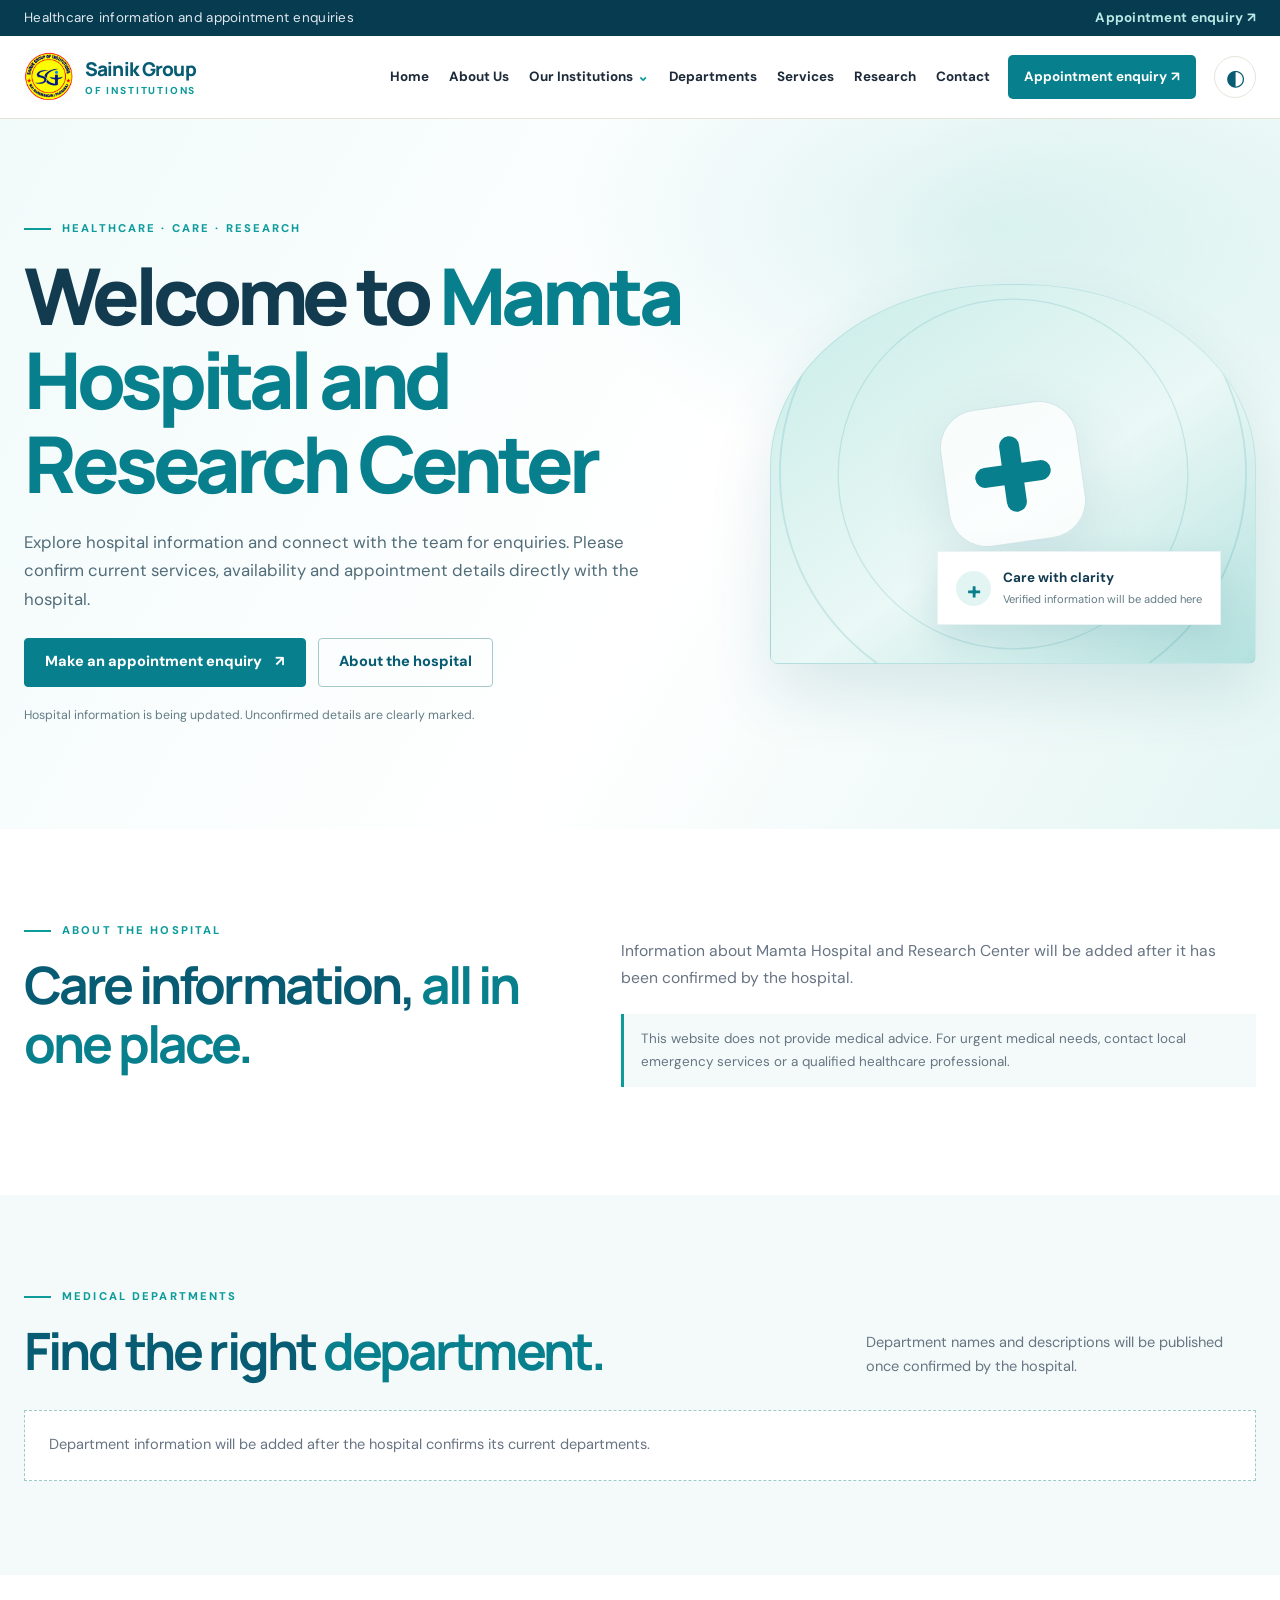
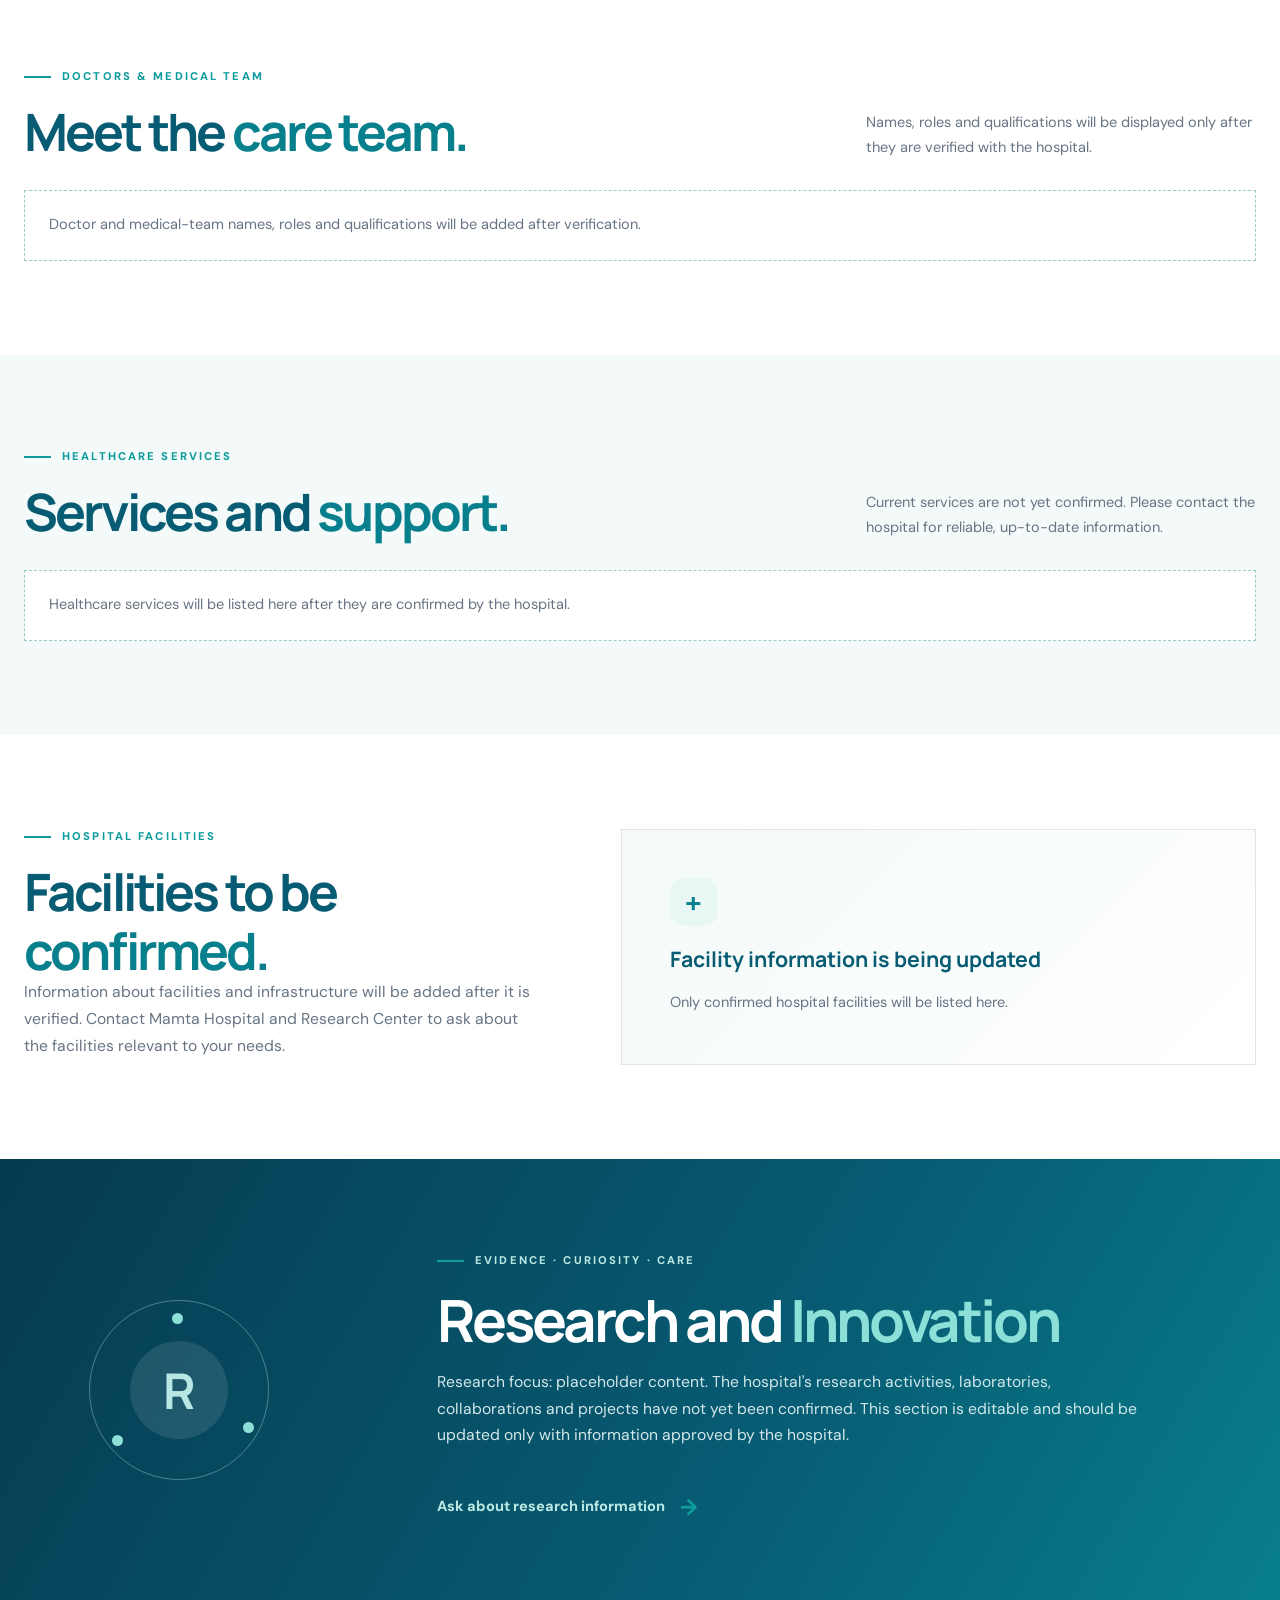
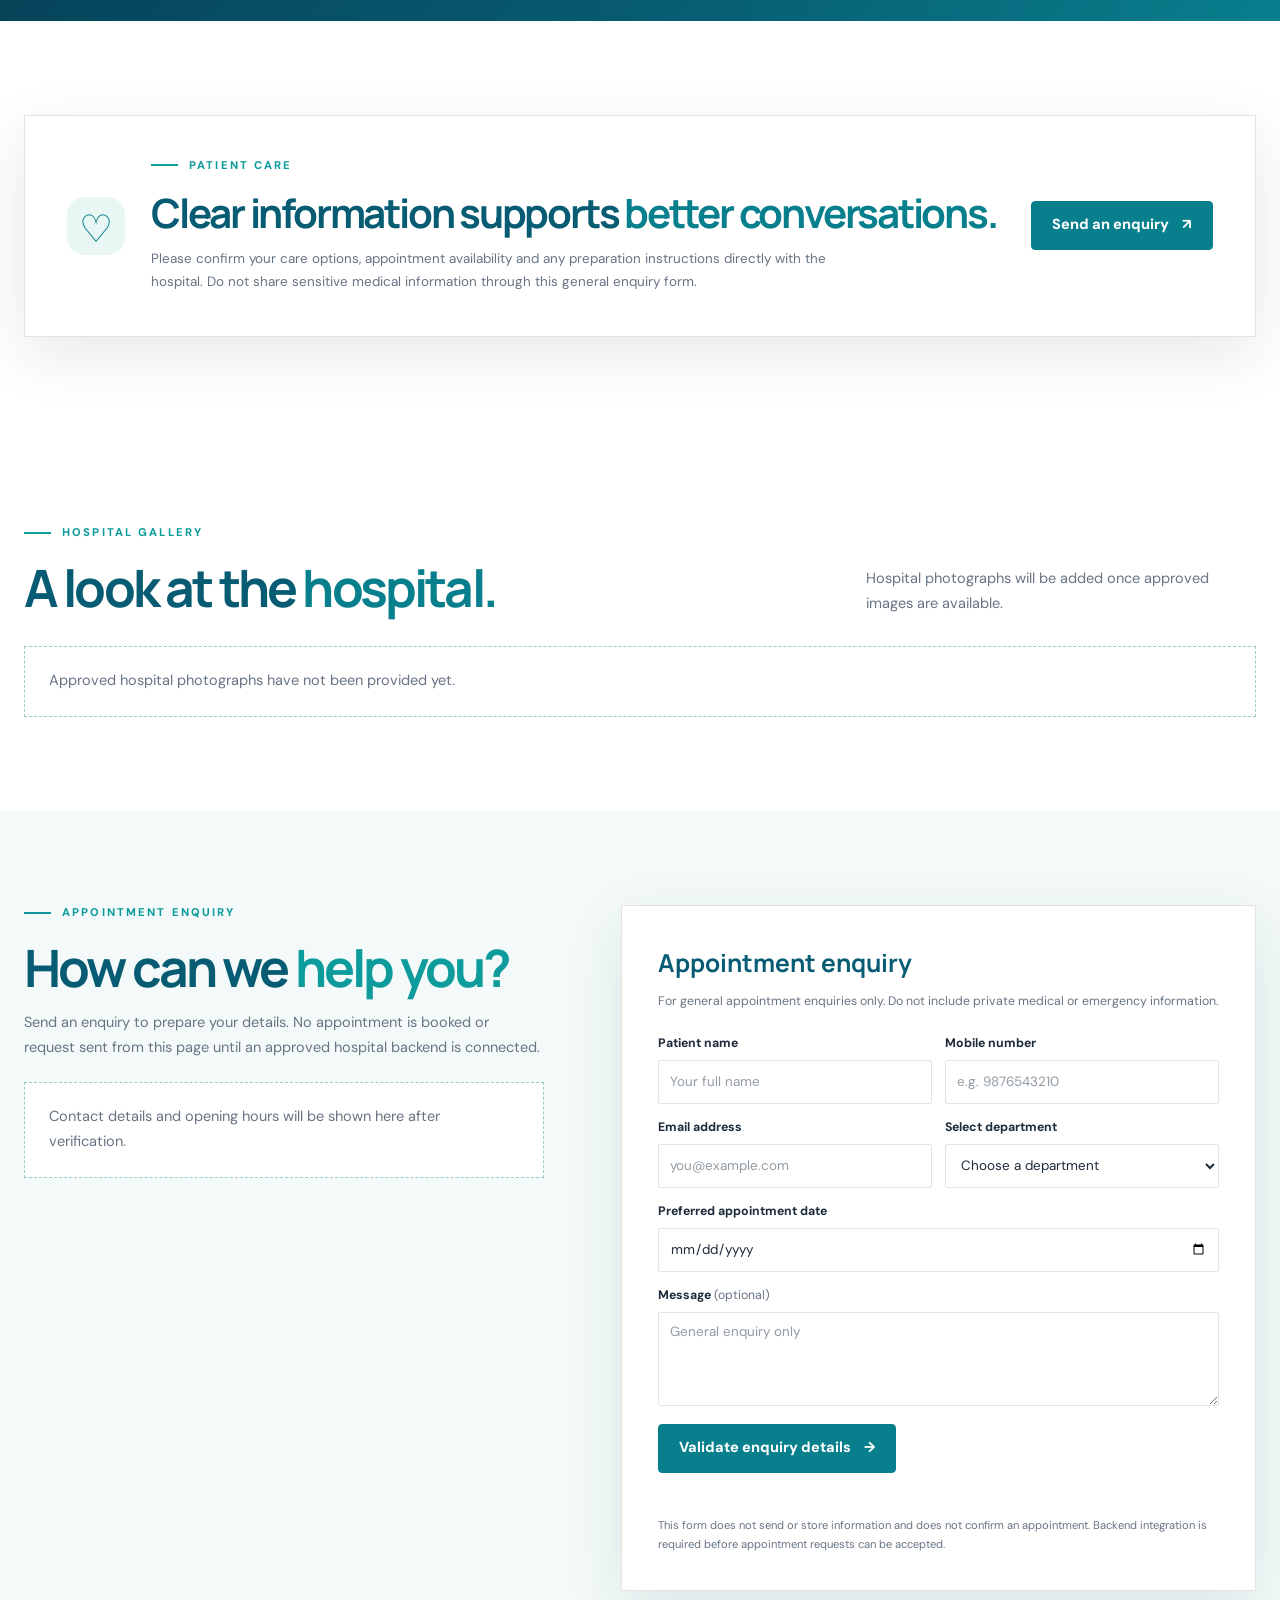
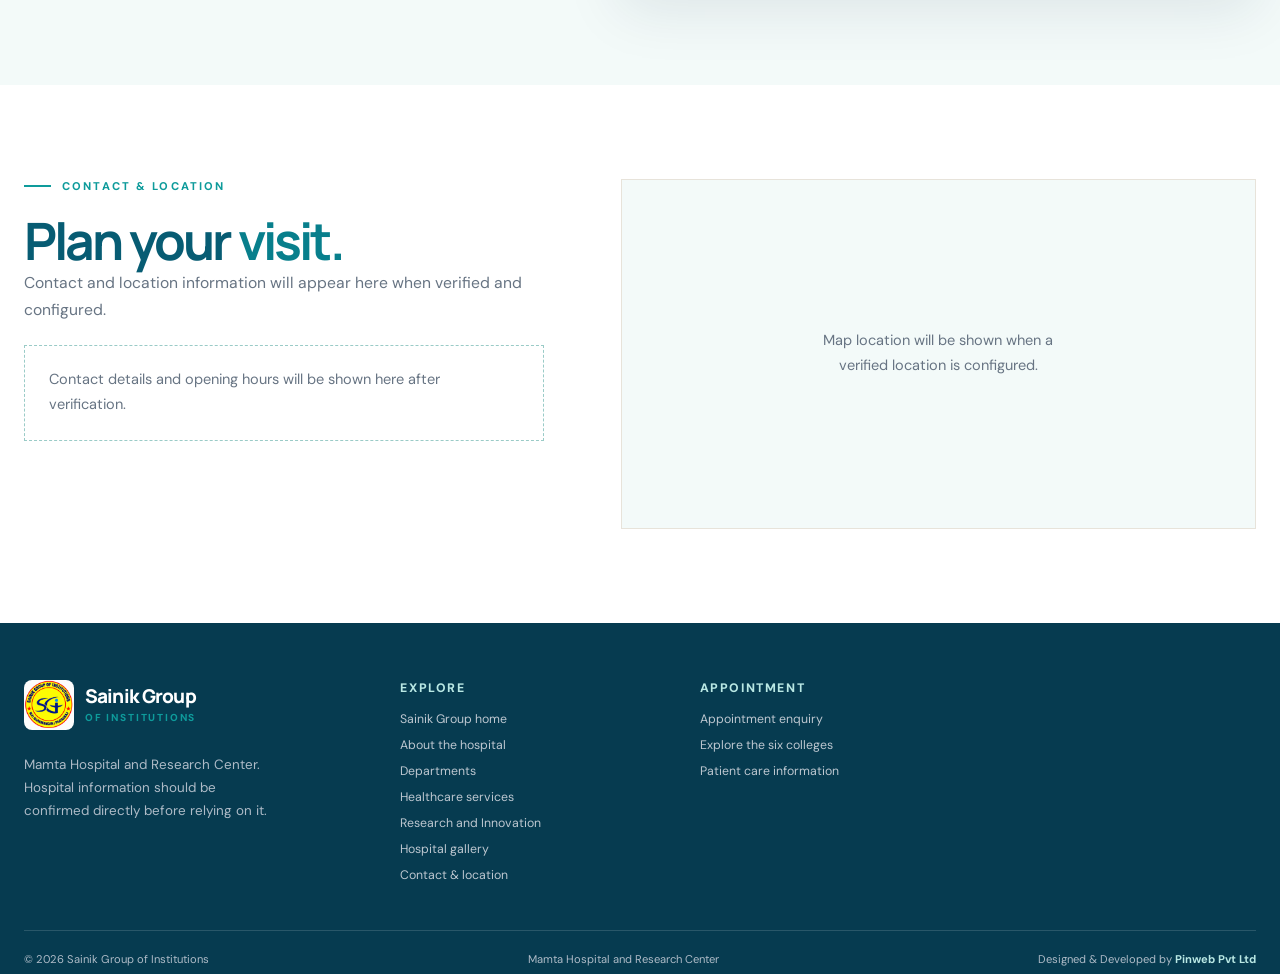
<file: mamta-hospital/index.html>
<!doctype html>
<html lang="en">
<head>
  <meta charset="utf-8">
  <meta name="viewport" content="width=device-width, initial-scale=1">
  <meta name="description" content="Learn about Mamta Hospital and Research Center. Explore hospital information and send an appointment enquiry.">
  <meta name="theme-color" content="#087f8c">
  <title>Mamta Hospital and Research Center | Sainik Group of Institutions</title>
  <link rel="preconnect" href="https://fonts.googleapis.com">
  <link rel="preconnect" href="https://fonts.gstatic.com" crossorigin>
  <link href="https://fonts.googleapis.com/css2?family=DM+Sans:wght@400;500;600;700&family=Manrope:wght@400;500;600;700;800&display=swap" rel="stylesheet">
  <link rel="stylesheet" href="../style.css">
  <link rel="icon" type="image/jpeg" href="../assests/logo.jpeg">
  <link rel="stylesheet" href="hospital.css">
  <script src="../institutions.js" defer></script>
  <script src="../script.js" defer></script>
  <script src="hospital-config.js" defer></script>
  <script src="hospital.js" defer></script>
</head>
<body class="hospital-page">
  <div class="topbar hospital-topbar">
    <div class="sg-container topbar-inner">
      <span>Healthcare information and appointment enquiries</span>
      <a href="#appointment">Appointment enquiry <span aria-hidden="true">↗</span></a>
    </div>
  </div>
  <header class="site-header">
    <div class="sg-container header-inner">
      <a class="brand" href="../index.html" aria-label="Sainik Group of Institutions home">
        <img src="../assests/logo.jpeg" alt="" width="52" height="52">
        <span><strong>Sainik Group</strong><small>OF INSTITUTIONS</small></span>
      </a>
      <nav class="main-nav" id="mainNav" aria-label="Main navigation">
        <a href="../index.html#home">Home</a>
        <a href="../index.html#about">About Us</a>
        <details class="nav-dropdown">
          <summary>Our Institutions</summary>
          <div class="dropdown-panel">
            <a href="../index.html#institutions">All Institutions</a>
            <a href="../institution.html?college=sainik-pg-college">Sainik PG College</a>
            <a href="../institution.html?college=sainik-law-college">Sainik Law College</a>
            <a href="../institution.html?college=sainik-pharmacy-college">Sainik Pharmacy College</a>
            <a href="../institution.html?college=sainik-iti-college">Sainik ITI College</a>
            <a href="../institution.html?college=sainik-paramedical-nursing-college">Sainik Paramedical &amp; Nursing College</a>
            <a href="../institution.html?college=sant-ram-lakhan-degree-college">Sant Ram Lakhan Degree College</a>
            <a href="index.html" aria-current="page">Mamta Hospital and Research Center</a>
          </div>
        </details>
        <a href="#departments">Departments</a>
        <a href="#services">Services</a>
        <a href="#research">Research</a>
        <a href="#contact">Contact</a>
        <a class="nav-apply" href="#appointment">Appointment enquiry <span aria-hidden="true">↗</span></a>
      </nav>
      <button class="theme-toggle" id="themeToggle" type="button" aria-label="Switch to dark theme" aria-pressed="false" title="Switch theme">◐</button>
      <button class="menu-toggle" id="menuToggle" type="button" aria-label="Open navigation menu" aria-expanded="false" aria-controls="mainNav"><span></span><span></span><span></span></button>
    </div>
  </header>

  <main>
    <section class="hospital-hero" id="home">
      <div class="sg-container hospital-hero-grid">
        <div class="hospital-hero-copy">
          <p class="eyebrow"><span></span> HEALTHCARE · CARE · RESEARCH</p>
          <h1>Welcome to <em>Mamta Hospital and Research Center</em></h1>
          <p class="hospital-hero-lead">Explore hospital information and connect with the team for enquiries. Please confirm current services, availability and appointment details directly with the hospital.</p>
          <div class="hero-actions">
            <a class="button hospital-button" href="#appointment">Make an appointment enquiry <span aria-hidden="true">↗</span></a>
            <a class="button button-outline hospital-outline" href="#about-hospital">About the hospital</a>
          </div>
          <p class="hospital-verification">Hospital information is being updated. Unconfirmed details are clearly marked.</p>
        </div>
        <div class="hospital-hero-art" role="img" aria-label="Decorative healthcare illustration; hospital photograph to be added">
          <div class="medical-cross" aria-hidden="true"><span></span><span></span></div>
          <div class="hero-art-note"><span class="hero-art-pulse" aria-hidden="true">+</span><span><strong>Care with clarity</strong><small>Verified information will be added here</small></span></div>
          <span class="hero-art-orbit hero-art-orbit-one" aria-hidden="true"></span>
          <span class="hero-art-orbit hero-art-orbit-two" aria-hidden="true"></span>
        </div>
      </div>
    </section>

    <section class="section hospital-about" id="about-hospital">
      <div class="sg-container hospital-about-grid">
        <div>
          <p class="eyebrow"><span></span> ABOUT THE HOSPITAL</p>
          <h2>Care information, <em>all in one place.</em></h2>
        </div>
        <div class="hospital-copy">
          <p id="hospitalAbout">Information about Mamta Hospital and Research Center will be added after it has been confirmed by the hospital.</p>
          <p class="hospital-note">This website does not provide medical advice. For urgent medical needs, contact local emergency services or a qualified healthcare professional.</p>
        </div>
      </div>
    </section>

    <section class="section hospital-tint-section" id="departments">
      <div class="sg-container">
        <div class="hospital-section-heading">
          <div><p class="eyebrow"><span></span> MEDICAL DEPARTMENTS</p><h2>Find the right <em>department.</em></h2></div>
          <p>Department names and descriptions will be published once confirmed by the hospital.</p>
        </div>
        <div class="hospital-card-grid" id="departmentCards" aria-live="polite"></div>
      </div>
    </section>

    <section class="section" id="medical-team">
      <div class="sg-container">
        <div class="hospital-section-heading">
          <div><p class="eyebrow"><span></span> DOCTORS &amp; MEDICAL TEAM</p><h2>Meet the <em>care team.</em></h2></div>
          <p>Names, roles and qualifications will be displayed only after they are verified with the hospital.</p>
        </div>
        <div class="hospital-card-grid hospital-team-grid" id="doctorCards" aria-live="polite"></div>
      </div>
    </section>

    <section class="section hospital-tint-section" id="services">
      <div class="sg-container">
        <div class="hospital-section-heading">
          <div><p class="eyebrow"><span></span> HEALTHCARE SERVICES</p><h2>Services and <em>support.</em></h2></div>
          <p>Current services are not yet confirmed. Please contact the hospital for reliable, up-to-date information.</p>
        </div>
        <div class="hospital-card-grid" id="serviceCards" aria-live="polite"></div>
      </div>
    </section>

    <section class="section" id="facilities">
      <div class="sg-container hospital-two-column">
        <div>
          <p class="eyebrow"><span></span> HOSPITAL FACILITIES</p>
          <h2>Facilities to be <em>confirmed.</em></h2>
          <p class="hospital-copy">Information about facilities and infrastructure will be added after it is verified. Contact Mamta Hospital and Research Center to ask about the facilities relevant to your needs.</p>
        </div>
        <div class="hospital-placeholder-panel">
          <span class="hospital-placeholder-icon" aria-hidden="true">+</span>
          <h3>Facility information is being updated</h3>
          <div class="hospital-facility-list" id="hospitalFacilities" aria-live="polite"></div>
        </div>
      </div>
    </section>

    <section class="section hospital-research" id="research">
      <div class="sg-container hospital-research-grid">
        <div class="research-mark" aria-hidden="true"><span>R</span><i></i><i></i><i></i></div>
        <div>
          <p class="eyebrow eyebrow-light"><span></span> EVIDENCE · CURIOSITY · CARE</p>
          <h2>Research and <em>Innovation</em></h2>
          <p id="researchFocus">Research focus: placeholder content. The hospital's research activities, laboratories, collaborations and projects have not yet been confirmed. This section is editable and should be updated only with information approved by the hospital.</p>
          <a class="text-link hospital-research-link" href="#contact">Ask about research information <span aria-hidden="true">→</span></a>
        </div>
      </div>
    </section>

    <section class="section hospital-patient-care" id="patient-care">
      <div class="sg-container hospital-patient-card">
        <div class="patient-care-icon" aria-hidden="true">♡</div>
        <div>
          <p class="eyebrow"><span></span> PATIENT CARE</p>
          <h2>Clear information supports <em>better conversations.</em></h2>
          <p>Please confirm your care options, appointment availability and any preparation instructions directly with the hospital. Do not share sensitive medical information through this general enquiry form.</p>
        </div>
        <a class="button hospital-button" href="#appointment">Send an enquiry <span aria-hidden="true">↗</span></a>
      </div>
    </section>

    <section class="section" id="gallery">
      <div class="sg-container">
        <div class="hospital-section-heading">
          <div><p class="eyebrow"><span></span> HOSPITAL GALLERY</p><h2>A look at the <em>hospital.</em></h2></div>
          <p>Hospital photographs will be added once approved images are available.</p>
        </div>
        <div class="hospital-gallery" id="hospitalGallery" aria-live="polite"></div>
      </div>
    </section>

    <section class="section hospital-tint-section" id="appointment">
      <div class="sg-container hospital-appointment-grid">
        <div class="hospital-contact-copy">
          <p class="eyebrow"><span></span> APPOINTMENT ENQUIRY</p>
          <h2>How can we <em>help you?</em></h2>
          <p>Send an enquiry to prepare your details. No appointment is booked or request sent from this page until an approved hospital backend is connected.</p>
          <div class="hospital-contact-list" id="hospitalContactDetails"></div>
        </div>
        <form class="contact-form hospital-form" id="appointmentForm" novalidate>
          <h3>Appointment enquiry</h3>
          <p>For general appointment enquiries only. Do not include private medical or emergency information.</p>
          <div class="form-grid">
            <label>Patient name<input name="patientName" type="text" autocomplete="name" placeholder="Your full name" required></label>
            <label>Mobile number<input name="mobile" type="tel" inputmode="tel" autocomplete="tel" placeholder="e.g. 9876543210" required></label>
            <label>Email address<input name="email" type="email" autocomplete="email" placeholder="you@example.com" required></label>
            <label>Select department<select name="department" required><option value="">Choose a department</option></select></label>
            <label class="form-wide">Preferred appointment date<input name="appointmentDate" type="date" required></label>
            <label class="form-wide">Message <span class="optional-label">(optional)</span><textarea name="message" rows="4" maxlength="1000" placeholder="General enquiry only"></textarea></label>
          </div>
          <button class="button hospital-button" type="submit">Validate enquiry details <span aria-hidden="true">→</span></button>
          <p class="form-status" role="status" aria-live="polite"></p>
          <small class="form-disclaimer">This form does not send or store information and does not confirm an appointment. Backend integration is required before appointment requests can be accepted.</small>
        </form>
      </div>
    </section>

    <section class="section hospital-location" id="contact">
      <div class="sg-container hospital-location-grid">
        <div>
          <p class="eyebrow"><span></span> CONTACT &amp; LOCATION</p>
          <h2>Plan your <em>visit.</em></h2>
          <p class="hospital-copy">Contact and location information will appear here when verified and configured.</p>
          <div class="hospital-contact-list" id="hospitalLocationDetails"></div>
          <a class="button hospital-button hospital-map-link" id="hospitalMapLink" href="#" target="_blank" rel="noopener noreferrer" hidden>Open directions <span aria-hidden="true">↗</span></a>
        </div>
        <div class="hospital-map-frame">
          <iframe id="hospitalMap" title="Map for Mamta Hospital and Research Center" loading="lazy" referrerpolicy="no-referrer-when-downgrade" hidden></iframe>
          <p id="hospitalMapPlaceholder">Map location will be shown when a verified location is configured.</p>
        </div>
      </div>
    </section>
  </main>

  <footer class="site-footer">
    <div class="sg-container footer-main">
      <div class="footer-brand-block">
        <a class="brand footer-brand" href="../index.html"><img src="../assests/logo.jpeg" alt="" width="48" height="48"><span><strong>Sainik Group</strong><small>OF INSTITUTIONS</small></span></a>
        <p>Mamta Hospital and Research Center. Hospital information should be confirmed directly before relying on it.</p>
      </div>
      <div class="footer-column"><h2>Explore</h2><a href="../index.html">Sainik Group home</a><a href="#about-hospital">About the hospital</a><a href="#departments">Departments</a><a href="#services">Healthcare services</a><a href="#research">Research and Innovation</a><a href="#gallery">Hospital gallery</a><a href="#contact">Contact &amp; location</a></div>
      <div class="footer-column"><h2>Appointment</h2><a href="#appointment">Appointment enquiry</a><a href="../index.html#institutions">Explore the six colleges</a><a href="#patient-care">Patient care information</a></div>
    </div>
    <div class="sg-container footer-bottom"><span>© <span id="year"></span> Sainik Group of Institutions</span><span>Mamta Hospital and Research Center</span><span class="developer-credit">Designed &amp; Developed by <strong>Pinweb Pvt Ltd</strong></span></div>
  </footer>
</body>
</html>
</file>
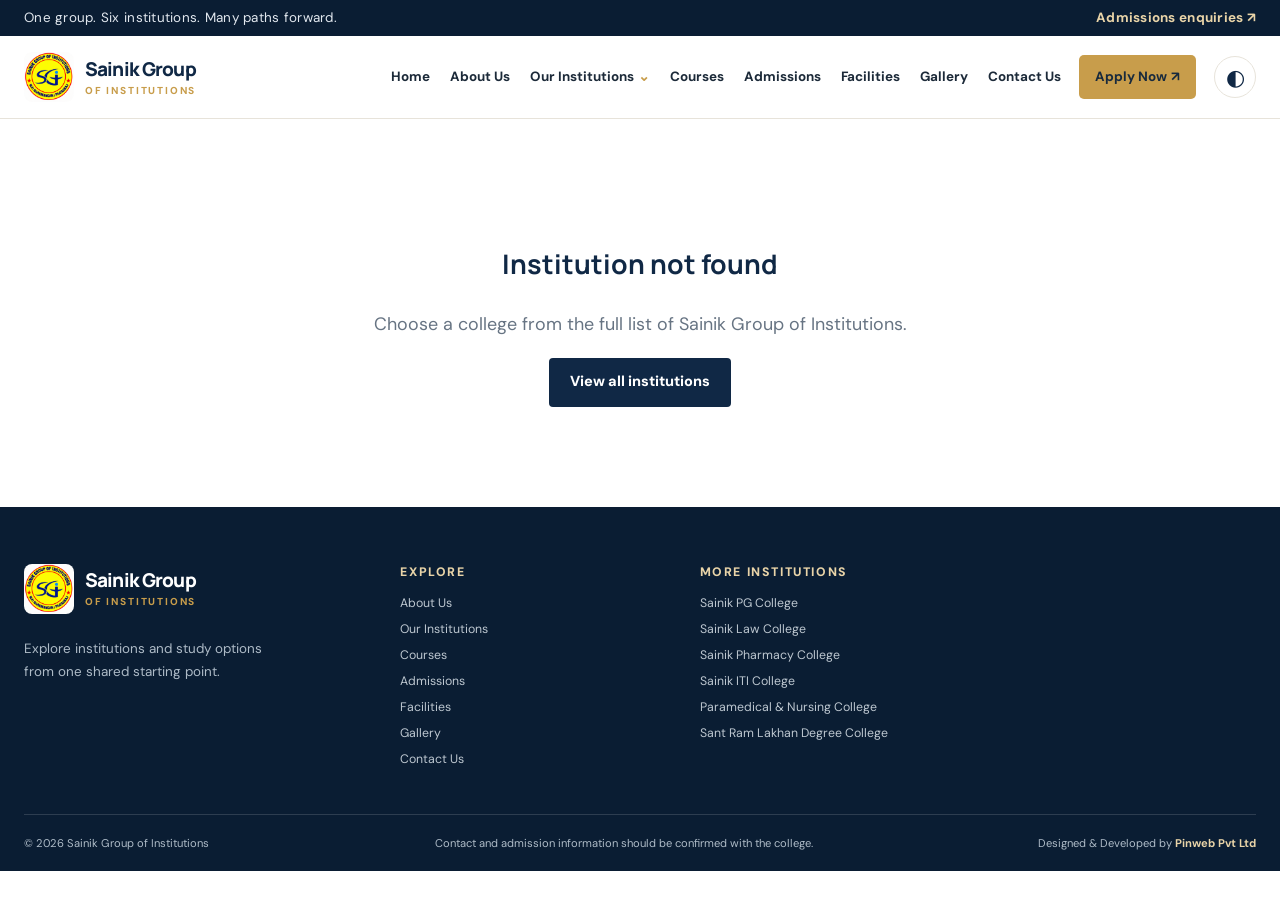
<file: institution.html>
<!doctype html>
<html lang="en">
<head>
  <meta charset="utf-8">
  <meta name="viewport" content="width=device-width, initial-scale=1">
  <meta name="description" content="Explore courses and contact details for an institution in Sainik Group of Institutions.">
  <meta name="theme-color" content="#102845">
  <title>Our Institution | Sainik Group of Institutions</title>
  <link rel="preconnect" href="https://fonts.googleapis.com">
  <link rel="preconnect" href="https://fonts.gstatic.com" crossorigin>
  <link href="https://fonts.googleapis.com/css2?family=DM+Sans:wght@400;500;600;700&family=Manrope:wght@400;500;600;700;800&display=swap" rel="stylesheet">
  <link rel="stylesheet" href="style.css">
  <link rel="icon" type="image/jpeg" href="assests/logo.jpeg">
  <script src="institutions.js" defer></script>
  <script src="script.js" defer></script>
  <script src="institution-page.js" defer></script>
</head>
<body class="institution-page">
  <div class="topbar"><div class="sg-container topbar-inner"><span>One group. Six institutions. Many paths forward.</span><a href="index.html#contact">Admissions enquiries <span aria-hidden="true">↗</span></a></div></div>
  <header class="site-header">
    <div class="sg-container header-inner">
      <a class="brand" href="index.html" aria-label="Sainik Group of Institutions home"><img src="assests/logo.jpeg" alt="" width="52" height="52"><span><strong>Sainik Group</strong><small>OF INSTITUTIONS</small></span></a>
      <nav class="main-nav" id="mainNav" aria-label="Main navigation">
        <a href="index.html#home">Home</a><a href="index.html#about">About Us</a>
        <details class="nav-dropdown"><summary>Our Institutions</summary><div class="dropdown-panel">
          <a href="index.html#institutions">All Institutions</a>
          <a href="institution.html?college=sainik-pg-college">Sainik PG College</a>
          <a href="institution.html?college=sainik-law-college">Sainik Law College</a>
          <a href="institution.html?college=sainik-pharmacy-college">Sainik Pharmacy College</a>
          <a href="institution.html?college=sainik-iti-college">Sainik ITI College</a>
          <a href="institution.html?college=sainik-paramedical-nursing-college">Sainik Paramedical &amp; Nursing College</a>
          <a href="institution.html?college=sant-ram-lakhan-degree-college">Sant Ram Lakhan Degree College</a>
          <a href="mamta-hospital/index.html">Mamta Hospital and Research Center</a>
        </div></details>
        <a href="index.html#courses">Courses</a><a href="index.html#admissions">Admissions</a><a href="index.html#facilities">Facilities</a><a href="index.html#gallery">Gallery</a><a href="index.html#contact">Contact Us</a>
        <a class="nav-apply" href="index.html#contact">Apply Now <span aria-hidden="true">↗</span></a>
      </nav>
      <button class="theme-toggle" id="themeToggle" type="button" aria-label="Switch to dark theme" aria-pressed="false" title="Switch theme">◐</button>
      <button class="menu-toggle" id="menuToggle" type="button" aria-label="Open navigation menu" aria-expanded="false" aria-controls="mainNav"><span></span><span></span><span></span></button>
    </div>
  </header>
  <main id="institutionContent" aria-live="polite"></main>
  <footer class="site-footer">
    <div class="sg-container footer-main">
      <div class="footer-brand-block"><a class="brand footer-brand" href="index.html"><img src="assests/logo.jpeg" alt="" width="48" height="48"><span><strong>Sainik Group</strong><small>OF INSTITUTIONS</small></span></a><p>Explore institutions and study options from one shared starting point.</p></div>
      <div class="footer-column"><h2>Explore</h2><a href="index.html#about">About Us</a><a href="index.html#institutions">Our Institutions</a><a href="index.html#courses">Courses</a><a href="index.html#admissions">Admissions</a><a href="index.html#facilities">Facilities</a><a href="index.html#gallery">Gallery</a><a href="index.html#contact">Contact Us</a></div>
      <div class="footer-column"><h2>More institutions</h2><a href="institution.html?college=sainik-pg-college">Sainik PG College</a><a href="institution.html?college=sainik-law-college">Sainik Law College</a><a href="institution.html?college=sainik-pharmacy-college">Sainik Pharmacy College</a><a href="institution.html?college=sainik-iti-college">Sainik ITI College</a><a href="institution.html?college=sainik-paramedical-nursing-college">Paramedical &amp; Nursing College</a><a href="institution.html?college=sant-ram-lakhan-degree-college">Sant Ram Lakhan Degree College</a></div>
    </div>
    <div class="sg-container footer-bottom"><span>© <span id="year"></span> Sainik Group of Institutions</span><span>Contact and admission information should be confirmed with the college.</span><span class="developer-credit">Designed &amp; Developed by <strong>Pinweb Pvt Ltd</strong></span></div>
  </footer>
  <div class="floating-actions" aria-label="Quick contact and navigation">
    <a class="floating-action floating-whatsapp" id="floatingWhatsApp" href="#" target="_blank" rel="noopener noreferrer" aria-label="Open WhatsApp enquiry" title="WhatsApp" hidden><svg viewBox="0 0 32 32" aria-hidden="true"><path d="M16 3.2A12.7 12.7 0 0 0 5.1 22.4L3.5 28.5l6.3-1.6A12.7 12.7 0 1 0 16 3.2Zm0 23.1c-1.9 0-3.8-.5-5.4-1.5l-.4-.2-3.8 1 1-3.7-.3-.4a10.4 10.4 0 1 1 8.9 4.8Zm5.7-7.8c-.3-.2-1.8-.9-2.1-1s-.5-.2-.8.2-.8 1-1 1.2-.4.2-.7.1a8.5 8.5 0 0 1-2.5-1.5 9.3 9.3 0 0 1-1.7-2.2c-.2-.3 0-.5.2-.7l.5-.6c.2-.2.2-.4.3-.6s0-.4-.1-.6-.8-2-1.1-2.7c-.3-.7-.6-.6-.8-.6h-.7c-.2 0-.6.1-.9.4s-1.1 1.1-1.1 2.6 1.1 3 1.2 3.2c.2.2 2.2 3.4 5.3 4.7.7.3 1.3.5 1.7.6.7.2 1.4.2 1.9.1.6-.1 1.8-.7 2.1-1.4.3-.7.3-1.3.2-1.5s-.3-.2-.6-.4Z"/></svg></a>
    <a class="floating-action floating-call" id="floatingCall" href="#" aria-label="Call Sainik Group of Institutions" title="Call" hidden>📞</a>
    <a class="floating-action back-to-top" href="#institutionHome" aria-label="Back to top" title="Back to top" hidden>⬆️</a>
  </div>
</body>
</html>
</file>
<file: style.css>
:root {
  color-scheme: light;
  --navy: #102845;
  --navy-2: #18395b;
  --navy-deep: #0a1d33;
  --gold: #c89d4b;
  --gold-light: #e9d4a8;
  --ink: #1c2a39;
  --muted: #677483;
  --paper: #ffffff;
  --canvas: #f7f6f2;
  --line: #e7e3da;
  --soft-gold: #f4f0e7;
  --shadow: 0 18px 55px rgba(16, 40, 69, .10);
  --font-body: "DM Sans", "Segoe UI", sans-serif;
  --font-heading: "Manrope", "Segoe UI", sans-serif;
}

body.lightbox-open {
  overflow: hidden;
}

html[data-theme="dark"] {
  color-scheme: dark;
  --ink: #e9edf2;
  --muted: #adb8c4;
  --paper: #172638;
  --canvas: #102033;
  --line: #314356;
  --soft-gold: #283344;
  --gold-light: #e4c57f;
  --shadow: 0 18px 55px rgba(0, 0, 0, .2);
}

* {
  box-sizing: border-box;
}

html {
  scroll-behavior: smooth;
  scroll-padding-top: 92px;
}

body {
  margin: 0;
  background: var(--paper);
  color: var(--ink);
  font: 400 16px/1.7 var(--font-body);
  overflow-x: hidden;
  transition: background-color .25s ease, color .25s ease;
}

body, button, input, select, textarea {
  font-family: var(--font-body);
}

img {
  display: block;
  max-width: 100%;
}

a {
  color: inherit;
  text-decoration: none;
}

button, input, select, textarea {
  font-size: inherit;
}

button, a, summary, input, select, textarea {
  -webkit-tap-highlight-color: transparent;
}

a:focus-visible, button:focus-visible, summary:focus-visible,
input:focus-visible, select:focus-visible, textarea:focus-visible {
  outline: 3px solid var(--gold);
  outline-offset: 3px;
}

[hidden] {
  display: none !important;
}

.sg-container {
  width: min(1240px, calc(100% - 48px));
  margin-inline: auto;
}

.topbar {
  background: var(--navy-deep);
  color: #e2e8ef;
  font-size: 12px;
  letter-spacing: .02em;
}

.topbar-inner {
  min-height: 36px;
  display: flex;
  justify-content: space-between;
  align-items: center;
  gap: 16px;
}

.topbar a {
  color: var(--gold-light);
  font-weight: 700;
}

.site-header {
  position: sticky;
  top: 0;
  z-index: 30;
  border-bottom: 1px solid var(--line);
  background: var(--paper);
  background: color-mix(in srgb, var(--paper) 95%, transparent);
  backdrop-filter: blur(16px);
}

.header-inner {
  min-height: 82px;
  display: flex;
  align-items: center;
  gap: 18px;
}

.brand {
  display: inline-flex;
  flex: 0 0 auto;
  align-items: center;
  gap: 11px;
  color: var(--navy);
}

html[data-theme="dark"] .brand {
  color: var(--ink);
}

.brand img {
  width: 50px;
  height: 50px;
  border-radius: 8px;
  object-fit: contain;
}

.brand span {
  display: flex;
  flex-direction: column;
  line-height: 1.25;
}

.brand strong {
  font: 800 17px/1.3 var(--font-heading);
  letter-spacing: -.045em;
}

.brand small {
  margin-top: 3px;
  color: var(--gold);
  font-size: 9px;
  font-weight: 800;
  letter-spacing: .18em;
}

.theme-toggle, .menu-toggle {
  width: 42px;
  height: 42px;
  flex: 0 0 auto;
  border: 1px solid var(--line);
  border-radius: 50%;
  background: var(--paper);
  color: var(--navy);
  cursor: pointer;
}

html[data-theme="dark"] .theme-toggle,
html[data-theme="dark"] .menu-toggle {
  color: var(--gold-light);
}

.theme-toggle {
  margin-left: 0;
  font-size: 20px;
}

.main-nav {
  display: flex;
  align-items: center;
  gap: 2px;
  margin-left: auto;
}

.main-nav > a, .nav-dropdown > summary {
  display: inline-flex;
  align-items: center;
  gap: 4px;
  padding: 10px 9px;
  border-radius: 5px;
  color: var(--ink);
  font-size: 12px;
  font-weight: 700;
  white-space: nowrap;
  cursor: pointer;
  list-style: none;
  transition: color .18s ease, background-color .18s ease;
}

.nav-dropdown > summary::-webkit-details-marker {
  display: none;
}

.nav-dropdown > summary::after {
  content: "⌄";
  color: var(--gold);
  font-size: 14px;
}

.main-nav > a:hover, .nav-dropdown > summary:hover,
.nav-dropdown[open] > summary {
  color: var(--gold);
  background: var(--soft-gold);
}

.nav-dropdown {
  position: relative;
}

.dropdown-panel {
  position: absolute;
  top: calc(100% + 8px);
  left: 0;
  z-index: 40;
  width: 290px;
  padding: 9px;
  border: 1px solid var(--line);
  border-radius: 8px;
  background: var(--paper);
  box-shadow: var(--shadow);
}

.dropdown-panel a {
  display: block;
  padding: 9px 11px;
  border-radius: 4px;
  font-size: 13px;
  font-weight: 600;
}

.dropdown-panel a:hover {
  background: var(--soft-gold);
  color: var(--navy-2);
}

.main-nav > .nav-apply {
  margin-left: 7px;
  padding: 11px 16px;
  background: var(--gold);
  color: #182a3d;
}

.main-nav > .nav-apply:hover {
  background: var(--gold-light);
  color: #182a3d;
}

.menu-toggle {
  display: none;
  padding: 10px;
}

.menu-toggle span {
  display: block;
  width: 20px;
  height: 2px;
  margin: 4px auto;
  background: currentColor;
  transition: transform .2s ease, opacity .2s ease;
}

.menu-toggle[aria-expanded="true"] span:first-child {
  transform: translateY(6px) rotate(45deg);
}

.menu-toggle[aria-expanded="true"] span:nth-child(2) {
  opacity: 0;
}

.menu-toggle[aria-expanded="true"] span:last-child {
  transform: translateY(-6px) rotate(-45deg);
}

.hero {
  position: relative;
  display: flex;
  min-height: calc(min(680px, 78vw) - 75px);
  align-items: center;
  overflow: hidden;
  isolation: isolate;
  background: var(--navy-deep);
  color: white;
}

.hero-image, .hero-shade {
  position: absolute;
  inset: 0;
  z-index: -2;
}

.hero-slides, .hero-slide, .hero-slide img {
  width: 100%;
  height: 100%;
}

.hero-slide {
  position: absolute;
  inset: 0;
  opacity: 0;
  visibility: hidden;
  transition: opacity .7s ease, visibility .7s ease;
}

.hero-slide.is-active {
  opacity: 1;
  visibility: visible;
}

.hero-slide img {
  object-fit: cover;
  object-position: center 45%;
}

.hero-shade {
  z-index: -1;
  background: linear-gradient(90deg, rgba(7, 24, 43, .84) 0%, rgba(10, 31, 53, .70) 45%, rgba(11, 29, 49, .18) 100%),
    linear-gradient(0deg, rgba(8, 26, 46, .35), transparent 55%);
}

.hero-content {
  position: relative;
  padding: 48px 390px 100px 0;
}

.eyebrow {
  display: flex;
  align-items: center;
  gap: 11px;
  margin: 0 0 17px;
  color: var(--gold);
  font-size: 10px;
  font-weight: 800;
  letter-spacing: .19em;
  line-height: 1.4;
  text-transform: uppercase;
}

.eyebrow > span {
  width: 27px;
  height: 2px;
  flex: 0 0 auto;
  background: var(--gold);
}

.eyebrow-light {
  color: var(--gold-light);
}

.hero h1, h2, h3 {
  font-family: var(--font-heading);
}

.hero h1 {
  max-width: 790px;
  margin: 0;
  font-size: clamp(40px, 5vw, 64px);
  font-weight: 700;
  letter-spacing: -.065em;
  line-height: 1.08;
}

.hero h1 em, h2 em {
  color: var(--gold);
  font-style: normal;
}

.hero-lead {
  max-width: 570px;
  margin: 17px 0 0;
  color: #e2e7ec;
  font-size: clamp(16px, 1.7vw, 19px);
}

.hero-actions {
  display: flex;
  flex-wrap: wrap;
  gap: 12px;
  margin-top: 21px;
}

.button {
  min-height: 49px;
  display: inline-flex;
  justify-content: center;
  align-items: center;
  gap: 13px;
  padding: 12px 20px;
  border: 1px solid transparent;
  border-radius: 4px;
  font-size: 13px;
  font-weight: 800;
  line-height: 1.3;
  cursor: pointer;
  transition: background-color .2s ease, color .2s ease, border-color .2s ease, transform .2s ease;
}

.button:hover {
  transform: translateY(-2px);
}

.button-gold {
  background: var(--gold);
  color: #14273a;
}

.button-gold:hover {
  background: var(--gold-light);
}

.button-outline {
  border-color: rgba(255, 255, 255, .64);
  color: white;
}

.button-outline:hover {
  border-color: var(--gold-light);
  background: rgba(255, 255, 255, .1);
}

.button-navy {
  background: var(--navy);
  color: white;
}

.button-navy:hover {
  background: var(--navy-2);
}

.hero-caption {
  display: flex;
  align-items: center;
  gap: 12px;
  margin-top: 20px;
  color: #e3e8ed;
  font-size: 12px;
}

.hero-hospital-card {
  position: absolute;
  top: 50%;
  right: 0;
  width: min(340px, 29%);
  display: flex;
  align-items: center;
  gap: 12px;
  padding: 20px;
  border: 1px solid rgba(255, 255, 255, .32);
  border-radius: 8px;
  background: rgba(7, 24, 43, .78);
  box-shadow: 0 20px 48px rgba(0, 0, 0, .2);
  backdrop-filter: blur(10px);
  transform: translateY(-50%);
}

.hero-hospital-icon {
  width: 34px;
  height: 34px;
  flex: 0 0 auto;
  display: grid;
  place-items: center;
  border-radius: 9px;
  background: var(--gold);
  color: var(--navy-deep);
  font-size: 23px;
  font-weight: 700;
  line-height: 1;
}

.hero-hospital-copy {
  min-width: 0;
  flex: 1;
}

.hero-hospital-copy strong,
.hero-hospital-copy small {
  display: block;
}

.hero-hospital-copy strong {
  color: white;
  font: 700 15px/1.4 var(--font-heading);
}

.hero-hospital-copy small {
  margin-top: 3px;
  color: #d9e5eb;
  font-size: 11px;
  line-height: 1.4;
}

.hero-hospital-card > a {
  flex: 0 0 auto;
  display: inline-flex;
  align-items: center;
  gap: 5px;
  padding: 8px 10px;
  border-radius: 3px;
  background: white;
  color: var(--navy);
  font-size: 10px;
  font-weight: 800;
  transition: background-color .2s ease, transform .2s ease;
}

.hero-hospital-card > a:hover {
  transform: translateY(-1px);
  background: var(--gold-light);
}

.caption-rule {
  width: 35px;
  height: 1px;
  background: var(--gold);
}

.hero-scroll {
  position: absolute;
  right: max(24px, calc((100% - 1240px) / 2));
  bottom: 22px;
  z-index: 2;
  display: flex;
  align-items: center;
  gap: 12px;
  color: white;
  font-size: 9px;
  font-weight: 800;
  letter-spacing: .16em;
}

.hero-scroll span {
  width: 34px;
  height: 34px;
  border: 1px solid rgba(255, 255, 255, .55);
  border-radius: 50%;
}

.hero-scroll span::after {
  content: "↓";
  display: grid;
  height: 100%;
  place-items: center;
}

.hero-carousel-controls {
  position: absolute;
  right: max(24px, calc((100% - 1240px) / 2));
  bottom: 70px;
  z-index: 2;
  z-index: 2;
  display: flex;
  align-items: center;
  gap: 9px;
}

.hero-carousel-controls > button {
  width: 34px;
  height: 34px;
  border: 1px solid rgba(255, 255, 255, .55);
  border-radius: 50%;
  background: rgba(9, 27, 46, .5);
  color: white;
  font-size: 20px;
  cursor: pointer;
}

.carousel-dots {
  display: flex;
  align-items: center;
  gap: 5px;
}

.carousel-dot {
  width: 7px;
  height: 7px;
  padding: 0;
  border: 1px solid white;
  border-radius: 50%;
  background: transparent;
  cursor: pointer;
}

.carousel-dot[aria-pressed="true"] {
  width: 18px;
  border-radius: 8px;
  background: var(--gold-light);
}

.intro-band {
  background: var(--canvas);
  border-bottom: 1px solid var(--line);
}

.intro-band-inner {
  min-height: 94px;
  display: grid;
  grid-template-columns: repeat(3, 1fr);
  align-items: center;
}

.intro-band-inner > span {
  display: flex;
  justify-content: center;
  align-items: center;
  gap: 12px;
  color: var(--muted);
  font-size: 12px;
  font-weight: 600;
}

.intro-band-inner > span + span {
  border-left: 1px solid var(--line);
}

.intro-band strong {
  color: var(--navy);
  font: 800 27px/1 var(--font-heading);
}

html[data-theme="dark"] .intro-band strong {
  color: var(--gold-light);
}

.section {
  padding-block: 94px;
}

.about-grid, .facilities-grid, .faq-grid, .contact-grid {
  display: grid;
  grid-template-columns: 1fr 1fr;
  align-items: center;
  gap: clamp(40px, 7vw, 100px);
}

.about-photo {
  position: relative;
  z-index: 2;
  min-height: 410px;
  padding: 0 30px 32px 0;
}

.about-photo::before {
  content: "";
  position: absolute;
  right: 0;
  bottom: 0;
  width: 70%;
  height: 74%;
  border: 1px solid var(--gold);
}

.about-photo > img {
  position: relative;
  z-index: 1;
  width: 100%;
  height: 410px;
  object-fit: cover;
}

.photo-note {
  position: absolute;
  right: -18px;
  bottom: 18px;
  z-index: 2;
  display: flex;
  align-items: center;
  gap: 13px;
  padding: 16px 20px;
  background: var(--paper);
  box-shadow: var(--shadow);
}

.note-mark {
  display: grid;
  width: 38px;
  height: 38px;
  place-items: center;
  background: var(--navy);
  color: var(--gold-light);
  font: 800 18px var(--font-heading);
}

.photo-note strong, .photo-note small {
  display: block;
}

.photo-note strong {
  font-size: 12px;
}

.photo-note small {
  color: var(--muted);
  font-size: 10px;
}

h2 {
  margin: 0;
  color: var(--navy);
  font-size: clamp(34px, 4vw, 48px);
  font-weight: 700;
  letter-spacing: -.055em;
  line-height: 1.16;
}

html[data-theme="dark"] h2, html[data-theme="dark"] .intro-band strong {
  color: var(--ink);
}

.about-copy > p:not(.eyebrow), .facilities-copy > p:not(.eyebrow),
.faq-grid > div > p:not(.eyebrow), .contact-copy > p:not(.eyebrow) {
  color: var(--muted);
  font-size: 14px;
}

.about-copy > p:not(.eyebrow) {
  margin: 21px 0 0;
}

.leadership-strip {
  display: grid;
  grid-template-columns: 1fr;
  gap: 25px;
  margin-top: 64px;
  padding: clamp(22px, 4vw, 42px);
  border: 1px solid #e4dfd3;
  background: linear-gradient(145deg, var(--canvas), var(--paper));
}

html[data-theme="dark"] .leadership-strip {
  border-color: var(--line);
  background: linear-gradient(145deg, var(--canvas), var(--paper));
}

.leadership-heading .eyebrow {
  margin-bottom: 15px;
}

.leadership-heading h2 {
  max-width: 650px;
  font-size: clamp(27px, 3vw, 38px);
}

.leadership-heading > p:not(.eyebrow) {
  max-width: 650px;
  margin: 16px 0 0;
  color: var(--muted);
  font-size: 13px;
}

.leadership-heading > small {
  display: block;
  margin-top: 18px;
  color: var(--muted);
  font-size: 10px;
}

.leadership-grid {
  display: grid;
  grid-template-columns: repeat(2, minmax(0, 1fr));
  gap: 20px;
}

.leader-card {
  display: grid;
  grid-template-columns: minmax(150px, .9fr) 1.1fr;
  align-items: stretch;
  min-width: 0;
  overflow: hidden;
  border: 1px solid #e7e1d5;
  border-radius: 5px;
  background: var(--paper);
  box-shadow: 0 12px 30px rgba(16, 40, 69, .08);
  transition: transform .25s ease, box-shadow .25s ease;
}

.leader-card:hover {
  transform: translateY(-5px);
  box-shadow: 0 20px 42px rgba(16, 40, 69, .16);
}

.leader-portrait {
  position: relative;
  min-height: 260px;
  overflow: hidden;
  background: var(--navy);
}

.leader-portrait::after {
  content: "";
  position: absolute;
  inset: 35% 0 0;
  background: linear-gradient(transparent, rgba(8, 24, 42, .58));
  pointer-events: none;
}

.leader-portrait img {
  width: 100%;
  height: 100%;
  min-height: 260px;
  object-fit: cover;
  object-position: center top;
  transition: transform .5s ease;
}

.leader-card:hover .leader-portrait img {
  transform: scale(1.045);
}

.leader-role {
  position: absolute;
  bottom: 15px;
  left: 15px;
  z-index: 1;
  padding: 7px 10px;
  border-left: 2px solid var(--gold-light);
  background: rgba(10, 29, 51, .83);
  color: white;
  font-size: 9px;
  font-weight: 800;
  letter-spacing: .15em;
}

.leader-copy {
  display: flex;
  flex-direction: column;
  justify-content: center;
  padding: clamp(17px, 2.3vw, 27px);
}

.leader-kicker {
  color: var(--gold);
  font-size: 9px;
  font-weight: 800;
  letter-spacing: .14em;
}

.leader-card h3 {
  margin: 8px 0 0;
  color: var(--navy);
  font-size: clamp(18px, 1.8vw, 23px);
}

.leader-card p {
  margin: 14px 0 0;
  padding-top: 14px;
  border-top: 1px solid var(--line);
  color: var(--muted);
  font-size: 12px;
  line-height: 1.75;
}

html[data-theme="dark"] .leader-card h3 {
  color: var(--ink);
}

.text-link {
  display: inline-flex;
  align-items: center;
  gap: 15px;
  margin-top: 24px;
  color: var(--navy);
  font-size: 13px;
  font-weight: 800;
}

html[data-theme="dark"] .text-link {
  color: var(--gold-light);
}

.text-link span {
  color: var(--gold);
  font-size: 20px;
}

.institutions-section, .testimonial-section {
  background: var(--canvas);
}

.section-heading {
  display: flex;
  justify-content: space-between;
  align-items: end;
  gap: 36px;
  margin-bottom: 35px;
}

.section-heading > p {
  max-width: 405px;
  margin: 0 0 3px;
  color: var(--muted);
  font-size: 13px;
}

.section-intro {
  max-width: 740px;
  margin: 10px 0 18px;
  color: var(--muted);
  font-size: 13px;
}

.institution-grid {
  display: grid;
  grid-template-columns: repeat(3, minmax(0, 1fr));
  gap: 22px;
}

.institution-card {
  overflow: hidden;
  border: 1px solid var(--line);
  background: var(--paper);
  transition: transform .25s ease, box-shadow .25s ease;
}

.institution-card:hover {
  transform: translateY(-5px);
  box-shadow: var(--shadow);
}

.institution-card-image {
  position: relative;
  height: 205px;
  overflow: hidden;
  background: var(--soft-gold);
}

.institution-card-image img {
  width: 100%;
  height: 100%;
  object-fit: cover;
  transition: transform .5s ease;
}

.institution-card:hover .institution-card-image img {
  transform: scale(1.04);
}

.institution-category {
  position: absolute;
  left: 17px;
  bottom: 15px;
  padding: 5px 9px;
  background: var(--paper);
  color: var(--navy);
  font-size: 9px;
  font-weight: 800;
  letter-spacing: .08em;
  text-transform: uppercase;
}

.institution-card-content {
  padding: 21px 22px 23px;
}

.institution-card h3 {
  margin: 0;
  color: var(--navy);
  font-size: 18px;
  line-height: 1.35;
  letter-spacing: -.04em;
}

html[data-theme="dark"] .institution-card h3 {
  color: var(--ink);
}

.institution-card p {
  min-height: 45px;
  margin: 10px 0 14px;
  color: var(--muted);
  font-size: 12px;
  line-height: 1.6;
}

.course-chips {
  display: flex;
  flex-wrap: wrap;
  gap: 6px;
}

.course-chip {
  padding: 4px 8px;
  border: 1px solid var(--line);
  color: var(--ink);
  font-size: 10px;
  font-weight: 700;
}

.card-link {
  display: inline-flex;
  align-items: center;
  gap: 10px;
  margin-top: 17px;
  color: var(--navy);
  font-size: 11px;
  font-weight: 800;
}

html[data-theme="dark"] .card-link {
  color: var(--gold-light);
}

.card-link span {
  color: var(--gold);
  font-size: 16px;
}

.course-browser {
  padding: clamp(17px, 3vw, 30px);
  border: 1px solid var(--line);
  background: var(--canvas);
}

.course-filter-bar {
  display: flex;
  flex-wrap: wrap;
  gap: 8px;
  padding-bottom: 20px;
  border-bottom: 1px solid var(--line);
}

.course-filter {
  min-height: 39px;
  padding: 8px 14px;
  border: 1px solid var(--line);
  border-radius: 24px;
  background: var(--paper);
  color: var(--muted);
  font-size: 11px;
  font-weight: 700;
  cursor: pointer;
  transition: color .2s ease, background .2s ease, border-color .2s ease, transform .2s ease;
}

.course-filter:hover {
  transform: translateY(-1px);
  border-color: var(--gold);
  color: var(--navy);
}

.course-filter.is-active {
  border-color: var(--navy);
  background: var(--navy);
  color: white;
}

.course-result-count {
  margin: 17px 0 12px;
  color: var(--muted);
  font-size: 11px;
  font-weight: 600;
}

.course-grid {
  display: grid;
  grid-template-columns: repeat(3, minmax(0, 1fr));
  gap: 14px;
}

.course-card {
  position: relative;
  min-width: 0;
  min-height: 190px;
  display: flex;
  flex-direction: column;
  align-items: flex-start;
  overflow: hidden;
  padding: 19px;
  border: 1px solid var(--line);
  background: var(--paper);
  box-shadow: 0 6px 18px rgba(16, 40, 69, .04);
  animation: course-card-in .3s both;
  animation-delay: calc(var(--course-index, 0) * 18ms);
  transition: border-color .2s ease, transform .2s ease, box-shadow .2s ease;
}

.course-card::before {
  content: "";
  position: absolute;
  top: 0;
  right: 0;
  width: 65px;
  height: 65px;
  border-radius: 0 0 0 100%;
  background: var(--soft-gold);
  transition: transform .25s ease;
}

.course-card:hover {
  transform: translateY(-4px);
  border-color: var(--gold);
  box-shadow: var(--shadow);
}

.course-card:hover::before {
  transform: scale(1.15);
}

.course-card-icon {
  position: relative;
  z-index: 1;
  display: grid;
  width: 42px;
  height: 42px;
  place-items: center;
  border: 1px solid var(--gold-light);
  border-radius: 50%;
  background: var(--paper);
  color: var(--navy);
  font-size: 19px;
}

html[data-theme="dark"] .course-card-icon {
  color: white;
}

.course-card-copy {
  position: relative;
  z-index: 1;
  margin-top: 16px;
}

.course-category {
  display: block;
  color: var(--gold);
  font-size: 9px;
  font-weight: 800;
  letter-spacing: .12em;
  text-transform: uppercase;
}

.course-card h3 {
  margin: 5px 0 0;
  color: var(--navy);
  font: 700 17px/1.35 var(--font-heading);
}

html[data-theme="dark"] .course-card h3 {
  color: var(--ink);
}

.course-card-copy p {
  margin: 4px 0 0;
  color: var(--muted);
  font-size: 10px;
}

.course-card-number {
  position: absolute;
  top: 14px;
  right: 16px;
  z-index: 1;
  color: var(--gold);
  font: 800 10px var(--font-heading);
}

.course-card-link {
  position: relative;
  z-index: 1;
  width: 100%;
  display: flex;
  justify-content: space-between;
  align-items: center;
  gap: 10px;
  margin-top: auto;
  padding-top: 13px;
  color: var(--navy);
  font-size: 10px;
  font-weight: 800;
}

html[data-theme="dark"] .course-card-link {
  color: var(--gold-light);
}

.course-card-link span:last-child {
  color: var(--gold);
  font-size: 17px;
}

@keyframes course-card-in {
  from { opacity: 0; transform: translateY(8px); }
  to { opacity: 1; transform: translateY(0); }
}

.why-section {
  background: var(--navy);
  color: white;
}

.heading-light h2, .admissions-inner h2 {
  color: white;
}

.heading-light > p {
  color: #c5d0da;
}

.why-grid {
  display: grid;
  grid-template-columns: repeat(4, minmax(0, 1fr));
  border-top: 1px solid rgba(255, 255, 255, .16);
}

.why-card {
  padding: 28px 23px 5px 0;
}

.why-card + .why-card {
  padding-left: 23px;
  border-left: 1px solid rgba(255, 255, 255, .16);
}

.why-icon {
  display: grid;
  width: 42px;
  height: 42px;
  place-items: center;
  border: 1px solid rgba(233, 212, 168, .5);
  border-radius: 50%;
  color: var(--gold-light);
  font: 700 19px var(--font-heading);
}

.why-card h3 {
  margin: 18px 0 8px;
  color: white;
  font-size: 16px;
}

.why-card p {
  margin: 0;
  color: #c4cfda;
  font-size: 12px;
}

.facilities-copy h2 {
  margin-bottom: 19px;
}

.facilities-copy > p:not(.eyebrow) {
  max-width: 475px;
}

.facility-list article {
  display: grid;
  grid-template-columns: 40px 1fr 22px;
  align-items: center;
  gap: 15px;
  padding: 17px 0;
  border-bottom: 1px solid var(--line);
}

.facility-list article:first-child {
  border-top: 1px solid var(--line);
}

.facility-list article > span:first-child {
  color: var(--gold);
  font: 700 19px var(--font-heading);
}

.facility-list h3 {
  margin: 0;
  color: var(--navy);
  font-size: 14px;
}

html[data-theme="dark"] .facility-list h3 {
  color: var(--ink);
}

.facility-list p {
  margin: 3px 0 0;
  color: var(--muted);
  font-size: 11px;
}

.facility-arrow {
  color: var(--gold);
}

.testimonial-grid {
  display: grid;
  grid-template-columns: repeat(3, minmax(0, 1fr));
  gap: 16px;
}

.testimonial-card {
  margin: 0;
  padding: 25px;
  border: 1px solid var(--line);
  background: var(--paper);
}

.testimonial-featured {
  border-top: 3px solid var(--gold);
}

.quote-mark {
  color: var(--gold);
  font: 700 45px/.8 Georgia, serif;
}

.testimonial-card blockquote {
  min-height: 87px;
  margin: 15px 0 24px;
  color: var(--ink);
  font: 600 15px/1.6 var(--font-heading);
}

.testimonial-card figcaption {
  padding-top: 15px;
  border-top: 1px solid var(--line);
  color: var(--navy);
  font-size: 11px;
  font-weight: 800;
}

html[data-theme="dark"] .testimonial-card figcaption {
  color: var(--gold-light);
}

.testimonial-card figcaption span {
  display: block;
  margin-top: 3px;
  color: var(--muted);
  font-size: 10px;
  font-weight: 500;
}

.gallery-grid {
  display: grid;
  grid-template-columns: 1.18fr 1fr 1fr;
  grid-template-rows: 175px 175px;
  gap: 12px;
}

.gallery-item {
  position: relative;
  min-width: 0;
  margin: 0;
  overflow: hidden;
  background: var(--soft-gold);
  cursor: zoom-in;
}

.gallery-item.gallery-tall {
  grid-row: span 2;
}

.gallery-item img {
  width: 100%;
  height: 100%;
  object-fit: cover;
  transition: transform .4s ease;
}

.gallery-item:hover img {
  transform: scale(1.04);
}

.gallery-item figcaption {
  position: absolute;
  right: 0;
  bottom: 0;
  left: 0;
  padding: 28px 15px 11px;
  background: linear-gradient(transparent, rgba(8, 26, 46, .76));
  color: white;
  font-size: 11px;
  font-weight: 700;
  pointer-events: none;
}

.admissions-banner {
  padding-block: 62px;
  background: linear-gradient(110deg, var(--navy-deep), var(--navy-2));
  color: white;
}

.admissions-inner {
  display: flex;
  justify-content: space-between;
  align-items: center;
  gap: 32px;
}

.admissions-inner h2 {
  font-size: clamp(30px, 4vw, 43px);
}

.admissions-inner p:not(.eyebrow) {
  max-width: 570px;
  margin: 12px 0 0;
  color: #c8d1db;
  font-size: 13px;
}

.faq-grid {
  align-items: start;
}

.faq-grid > div > p:not(.eyebrow) {
  margin-top: 16px;
}

.faq-list details {
  border-bottom: 1px solid var(--line);
}

.faq-list details:first-child {
  border-top: 1px solid var(--line);
}

.faq-list summary {
  position: relative;
  padding: 18px 35px 18px 0;
  color: var(--navy);
  font-size: 13px;
  font-weight: 700;
  cursor: pointer;
  list-style: none;
}

html[data-theme="dark"] .faq-list summary {
  color: var(--ink);
}

.faq-list summary::-webkit-details-marker {
  display: none;
}

.faq-list summary::after {
  content: "+";
  position: absolute;
  right: 4px;
  color: var(--gold);
  font-size: 20px;
}

.faq-list details[open] summary::after {
  content: "−";
}

.faq-list details p {
  margin: -4px 35px 18px 0;
  color: var(--muted);
  font-size: 12px;
}

.contact-section {
  background: var(--canvas);
}

.location-section {
  background: var(--canvas);
}

.location-card {
  display: grid;
  grid-template-columns: minmax(0, 1.15fr) minmax(280px, .85fr);
  min-height: 350px;
  overflow: hidden;
  border: 1px solid var(--line);
  background: var(--paper);
  box-shadow: var(--shadow);
}

.location-map-frame {
  min-height: 350px;
  background:
    linear-gradient(135deg, rgba(16, 40, 69, .05), rgba(200, 157, 75, .12)),
    var(--soft-gold);
}

.location-map-frame iframe {
  width: 100%;
  height: 100%;
  min-height: 350px;
  border: 0;
}

.location-map-unavailable {
  display: grid;
  min-height: 350px;
  margin: 0;
  place-items: center;
  color: var(--muted);
  font-size: 13px;
}

.location-copy {
  position: relative;
  display: flex;
  flex-direction: column;
  align-items: flex-start;
  justify-content: center;
  padding: clamp(24px, 4vw, 48px);
}

.location-icon {
  display: grid;
  width: 48px;
  height: 48px;
  margin-bottom: 23px;
  place-items: center;
  border: 1px solid var(--gold-light);
  border-radius: 50%;
  background: var(--soft-gold);
  color: var(--navy);
  font-size: 22px;
}

.location-copy .eyebrow {
  margin-bottom: 11px;
}

.location-copy h3 {
  margin: 0;
  color: var(--navy);
  font-size: clamp(19px, 2vw, 25px);
  line-height: 1.35;
}

html[data-theme="dark"] .location-copy h3 {
  color: var(--ink);
}

.location-address {
  margin: 11px 0 0;
  color: var(--ink);
  font-size: 13px;
  font-weight: 600;
  line-height: 1.7;
}

.location-note {
  margin: 9px 0 0;
  color: var(--muted);
  font-size: 10px;
  line-height: 1.55;
}

.location-directions {
  margin-top: 20px;
  font-size: 11px;
}

.contact-grid {
  align-items: start;
}

.contact-copy h2 {
  margin-bottom: 17px;
}

.contact-copy > p:not(.eyebrow) {
  max-width: 460px;
}

.contact-details {
  margin-top: 28px;
}

.contact-detail {
  display: flex;
  gap: 13px;
  margin: 17px 0;
}

.contact-detail-icon {
  display: grid;
  width: 37px;
  height: 37px;
  flex: 0 0 auto;
  place-items: center;
  background: var(--paper);
  color: var(--gold);
}

.contact-detail-label {
  display: block;
  color: var(--muted);
  font-size: 9px;
  font-weight: 800;
  letter-spacing: .12em;
  text-transform: uppercase;
}

.contact-detail-value {
  display: block;
  margin-top: 2px;
  color: var(--navy);
  font-size: 12px;
  font-weight: 700;
  overflow-wrap: anywhere;
}

html[data-theme="dark"] .contact-detail-value {
  color: var(--ink);
}

.contact-detail a:hover, .map-link:hover {
  color: var(--gold);
}

.verification-note, .social-placeholder {
  margin: 16px 0 0;
  color: var(--muted);
  font-size: 11px;
}

.map-link {
  display: inline-block;
  margin-top: 16px;
  color: var(--navy);
  font-size: 12px;
  font-weight: 800;
}

.contact-form {
  padding: clamp(22px, 4vw, 36px);
  border: 1px solid var(--line);
  background: var(--paper);
  box-shadow: var(--shadow);
}

.contact-form h3 {
  margin: 0;
  color: var(--navy);
  font-size: 22px;
}

html[data-theme="dark"] .contact-form h3 {
  color: var(--ink);
}

.contact-form > p:not(.form-status) {
  margin: 7px 0 21px;
  color: var(--muted);
  font-size: 11px;
}

.form-grid {
  display: grid;
  grid-template-columns: repeat(2, minmax(0, 1fr));
  gap: 13px;
}

.form-grid label {
  display: block;
  color: var(--ink);
  font-size: 11px;
  font-weight: 700;
}

.form-grid input, .form-grid select, .form-grid textarea {
  width: 100%;
  min-height: 44px;
  display: block;
  margin-top: 6px;
  padding: 10px 11px;
  border: 1px solid var(--line);
  border-radius: 2px;
  background: var(--paper);
  color: var(--ink);
  font-size: 12px;
}

.form-grid textarea {
  min-height: 94px;
  resize: vertical;
}

.form-grid input::placeholder, .form-grid textarea::placeholder {
  color: #929ba5;
}

.form-grid select:disabled {
  color: var(--muted);
  cursor: not-allowed;
}

.form-wide {
  grid-column: 1 / -1;
}

.optional-label {
  color: var(--muted);
  font-weight: 400;
}

.contact-form > .button {
  margin-top: 18px;
}

.form-status {
  min-height: 22px;
  margin: 11px 0 0;
  color: var(--navy);
  font-size: 12px;
  font-weight: 700;
}

.form-status[data-state="error"] {
  color: #b42318;
}

.form-status[data-state="success"] {
  color: #246b45;
}

.form-disclaimer {
  display: block;
  margin-top: 10px;
  color: var(--muted);
  font-size: 10px;
}

.site-footer {
  padding-top: 57px;
  background: var(--navy-deep);
  color: #e1e7ed;
}

.footer-main {
  display: grid;
  grid-template-columns: 1.3fr repeat(3, 1fr);
  gap: 42px;
  padding-bottom: 45px;
}

.footer-brand {
  color: white;
}

.footer-brand-block > p {
  max-width: 260px;
  margin-top: 15px;
  color: #aebbc7;
  font-size: 12px;
}

.footer-column {
  display: flex;
  flex-direction: column;
  align-items: start;
  gap: 7px;
}

.footer-column h2 {
  margin: 0 0 7px;
  color: var(--gold-light);
  font: 800 11px var(--font-body);
  letter-spacing: .13em;
  text-transform: uppercase;
}

.footer-column a {
  color: #bdc7d0;
  font-size: 11px;
  line-height: 1.55;
}

.footer-column a:hover {
  color: var(--gold-light);
}

.footer-bottom {
  min-height: 57px;
  display: flex;
  justify-content: space-between;
  align-items: center;
  flex-wrap: wrap;
  gap: 18px;
  border-top: 1px solid rgba(255, 255, 255, .14);
  color: #aebbc7;
  font-size: 10px;
}

.developer-credit strong {
  color: var(--gold-light);
}

.floating-actions {
  position: fixed;
  right: 22px;
  z-index: 28;
  bottom: 21px;
  display: flex;
  flex-direction: column;
  gap: 10px;
}

.floating-action {
  display: grid;
  width: 48px;
  height: 48px;
  place-items: center;
  border: 1px solid rgba(255, 255, 255, .6);
  border-radius: 50%;
  box-shadow: 0 8px 25px rgba(0, 0, 0, .18);
  color: white;
  font-size: 22px;
  transition: transform .2s ease, box-shadow .2s ease;
}

.floating-action:hover {
  transform: translateY(-3px) scale(1.04);
  box-shadow: 0 11px 28px rgba(0, 0, 0, .25);
}

.floating-whatsapp {
  background: #198754;
}

.floating-whatsapp svg {
  width: 27px;
  height: 27px;
  fill: currentColor;
}

.floating-call {
  background: #b88737;
}

.back-to-top {
  background: var(--navy);
}

.gallery-lightbox {
  position: fixed;
  inset: 0;
  z-index: 60;
  display: grid;
  place-items: center;
  padding: 24px;
}

.lightbox-backdrop {
  position: absolute;
  inset: 0;
  border: 0;
  background: rgba(5, 14, 24, .91);
}

.lightbox-panel {
  position: relative;
  z-index: 1;
  width: min(1000px, 100%);
  height: min(78vh, 700px);
  display: grid;
  grid-template-columns: 48px minmax(0, 1fr) 48px;
  grid-template-rows: minmax(0, 1fr) 36px 28px;
  align-items: center;
  gap: 12px;
}

.lightbox-image {
  grid-column: 2;
  grid-row: 1;
  width: 100%;
  height: 100%;
  object-fit: contain;
  transition: transform .15s ease;
}

.lightbox-close, .lightbox-arrow {
  width: 42px;
  height: 42px;
  border: 1px solid rgba(255, 255, 255, .65);
  border-radius: 50%;
  background: rgba(10, 28, 48, .8);
  color: white;
  font-size: 25px;
  cursor: pointer;
}

.lightbox-close {
  position: absolute;
  top: -16px;
  right: -12px;
}

.lightbox-previous {
  grid-column: 1;
  grid-row: 1;
}

.lightbox-next {
  grid-column: 3;
  grid-row: 1;
}

.lightbox-counter {
  grid-column: 2;
  grid-row: 3;
  margin: 0;
  color: white;
  font-size: 12px;
  text-align: center;
}

.lightbox-controls {
  grid-column: 2;
  grid-row: 2;
  display: flex;
  justify-content: center;
  align-items: center;
  gap: 9px;
  color: white;
  font-size: 12px;
}

.lightbox-controls button {
  min-width: 31px;
  min-height: 30px;
  border: 1px solid rgba(255, 255, 255, .55);
  border-radius: 3px;
  background: rgba(10, 28, 48, .8);
  color: white;
  cursor: pointer;
}

.lightbox-controls button:last-child {
  padding-inline: 9px;
  font-size: 10px;
}

.institution-hero {
  position: relative;
  min-height: 430px;
  display: flex;
  align-items: end;
  overflow: hidden;
  background: var(--navy-deep);
  color: white;
}

.institution-page .section {
  padding-block: 62px;
}

.institution-hero > img {
  position: absolute;
  inset: 0;
  width: 100%;
  height: 100%;
  object-fit: cover;
}

.institution-hero::after {
  content: "";
  position: absolute;
  inset: 0;
  background: linear-gradient(90deg, rgba(7, 24, 43, .92), rgba(7, 24, 43, .35)),
    linear-gradient(0deg, rgba(7, 24, 43, .46), transparent);
}

.institution-hero-content {
  position: relative;
  z-index: 1;
  padding-block: 80px 70px;
}

.institution-hero h1 {
  max-width: 850px;
  margin: 0;
  font: 700 clamp(38px, 5.5vw, 66px)/1.1 var(--font-heading);
  letter-spacing: -.06em;
}

.institution-hero p:not(.eyebrow) {
  max-width: 650px;
  color: #e1e7ed;
  font-size: 15px;
}

.institution-summary {
  display: grid;
  grid-template-columns: 1.1fr .9fr;
  gap: 42px;
  align-items: start;
}

.institution-summary > div > p:not(.eyebrow) {
  color: var(--muted);
  font-size: 14px;
}

.detail-course-list {
  display: grid;
  grid-template-columns: repeat(2, minmax(0, 1fr));
  gap: 10px;
  margin-top: 20px;
}

.detail-course-card {
  padding: 18px;
  border: 1px solid var(--line);
  background: var(--paper);
  color: var(--navy);
  font: 700 14px var(--font-heading);
}

html[data-theme="dark"] .detail-course-card {
  color: var(--ink);
}

.detail-course-card span {
  display: block;
  margin-bottom: 8px;
  color: var(--gold);
  font: 800 9px var(--font-body);
  letter-spacing: .1em;
  text-transform: uppercase;
}

.unverified-callout {
  margin-top: 20px;
  padding: 15px 17px;
  border-left: 3px solid var(--gold);
  background: var(--soft-gold);
  color: var(--muted);
  font-size: 12px;
}

.admission-steps {
  display: grid;
  grid-template-columns: repeat(3, minmax(0, 1fr));
  gap: 18px;
}

.admission-step {
  padding: 23px;
  border: 1px solid var(--line);
  background: var(--paper);
}

.admission-step > span {
  color: var(--gold);
  font: 800 13px var(--font-heading);
}

.admission-step h3 {
  margin: 13px 0 6px;
  color: var(--navy);
  font-size: 15px;
}

html[data-theme="dark"] .admission-step h3 {
  color: var(--ink);
}

.admission-step p {
  margin: 0;
  color: var(--muted);
  font-size: 12px;
}

.detail-gallery {
  display: grid;
  grid-template-columns: 1.1fr 1fr 1fr;
  gap: 12px;
  margin-top: 20px;
}

.detail-gallery img {
  width: 100%;
  height: 190px;
  object-fit: cover;
}

.detail-contact {
  padding-block: 56px;
  background: var(--canvas);
}

.detail-contact-grid {
  display: grid;
  grid-template-columns: .8fr 1.2fr;
  gap: 38px;
  align-items: start;
}

.empty-state {
  padding: 100px 24px;
  text-align: center;
}

.empty-state h1 {
  color: var(--navy);
  font-family: var(--font-heading);
}

html[data-theme="dark"] .empty-state h1 {
  color: var(--ink);
}

.empty-state p {
  color: var(--muted);
}

.return-institutions {
  padding-block: 0;
}

.institution-page .return-section {
  padding-block: 28px;
}

.hospital-promo-section {
  padding-block: 0 72px;
}

.hospital-promo-card {
  position: relative;
  display: grid;
  grid-template-columns: auto 1fr auto;
  align-items: center;
  gap: 26px;
  overflow: hidden;
  padding: clamp(22px, 4vw, 42px);
  border: 1px solid #cce5e2;
  background: linear-gradient(110deg, #effaf8, #ffffff 65%, #e4f5f2);
  box-shadow: 0 16px 42px rgba(7, 92, 115, .08);
}

.hospital-promo-symbol {
  position: relative;
  width: 54px;
  height: 54px;
  display: grid;
  place-items: center;
  border-radius: 16px;
  background: #087f8c;
}

.hospital-promo-symbol span {
  position: absolute;
  width: 28px;
  height: 8px;
  border-radius: 8px;
  background: white;
}

.hospital-promo-symbol span + span {
  transform: rotate(90deg);
}

.hospital-promo-copy .eyebrow span {
  background: #0e9b9b;
}

.hospital-promo-copy h2 {
  margin: 0;
  color: #075c73;
  font-size: clamp(22px, 3vw, 32px);
  line-height: 1.2;
}

.hospital-promo-copy > p:not(.eyebrow) {
  margin: 8px 0 0;
  color: #526c79;
  font-size: 12px;
}

.hospital-promo-button {
  border-color: #087f8c;
  background: #087f8c;
  color: #fff;
}

.hospital-promo-button:hover {
  border-color: #075c73;
  background: #075c73;
  color: #fff;
}

html[data-theme="dark"] .hospital-promo-card {
  border-color: #28515c;
  background: linear-gradient(110deg, #102d39, #172638 65%, #173a46);
}

html[data-theme="dark"] .hospital-promo-copy h2 {
  color: #8ad7d4;
}

html[data-theme="dark"] .hospital-promo-copy > p:not(.eyebrow) {
  color: var(--muted);
}

@media (max-width: 1160px) {
  .header-inner {
    gap: 12px;
  }

  .brand strong {
    font-size: 15px;
  }

  .main-nav {
    gap: 0;
  }

  .main-nav > a, .nav-dropdown > summary {
    padding-inline: 7px;
    font-size: 11px;
  }
}

@media (max-width: 980px) {
  .header-inner {
    min-height: 74px;
  }

  .menu-toggle {
    display: block;
  }

  .theme-toggle {
    margin-left: auto;
  }

  .main-nav {
    position: absolute;
    top: 100%;
    right: 0;
    left: 0;
    display: none;
    max-height: calc(100vh - 100px);
    overflow-y: auto;
    padding: 14px 24px 21px;
    border-bottom: 1px solid var(--line);
    background: var(--paper);
    box-shadow: var(--shadow);
  }

  .main-nav.open {
    display: flex;
    align-items: stretch;
    flex-direction: column;
  }

  .main-nav > a, .nav-dropdown > summary {
    width: 100%;
    justify-content: space-between;
    padding: 11px 8px;
    font-size: 13px;
  }

    .main-nav > .nav-apply {
    justify-content: center;
    margin: 10px 0 0;
  }

  .dropdown-panel {
    position: static;
    width: auto;
    margin: 3px 0 8px;
    box-shadow: none;
  }

  .hero {
    min-height: 525px;
  }

  .hero-content {
    padding: 38px 0 78px;
  }

  .hero-hospital-card {
    position: relative;
    top: auto;
    right: auto;
    width: fit-content;
    max-width: min(100%, 490px);
    margin-top: 18px;
    padding: 11px 14px;
    transform: none;
  }

  .hero h1 {
    font-size: clamp(38px, 5.5vw, 54px);
  }

  .hero-lead {
    margin-top: 13px;
  }

  .hero-actions {
    margin-top: 17px;
  }

  .hero-caption {
    margin-top: 16px;
  }

  .hero-hospital-card {
    margin-top: 14px;
    padding: 9px 10px;
  }

  .hero-hospital-copy strong {
    font-size: 10px;
  }

  .hero-hospital-copy small {
    font-size: 9px;
  }

  .hero-hospital-card > a {
    padding: 8px;
  }

  .hero-carousel-controls {
    bottom: 54px;
  }

  .hero-scroll {
    bottom: 12px;
  }

  .institution-grid {
    grid-template-columns: repeat(2, minmax(0, 1fr));
  }

  .why-grid {
    grid-template-columns: repeat(2, minmax(0, 1fr));
  }

  .why-card:nth-child(3) {
    padding-left: 0;
    border-left: 0;
  }

  .why-card:nth-child(n+3) {
    border-top: 1px solid rgba(255, 255, 255, .16);
  }

  .footer-main {
    grid-template-columns: repeat(2, minmax(0, 1fr));
  }

  .hospital-promo-card {
    grid-template-columns: auto 1fr;
  }

  .hospital-promo-button {
    grid-column: 2;
    justify-self: start;
  }
}

@media (max-width: 700px) {
  .sg-container {
    width: min(100% - 36px, 540px);
  }

  .topbar-inner {
    min-height: 34px;
    font-size: 10px;
  }

  .topbar-inner > span {
    max-width: 66%;
  }

  .header-inner {
    gap: 9px;
  }

  .brand {
    gap: 8px;
  }

  .brand img {
    width: 43px;
    height: 43px;
  }

  .brand strong {
    font-size: 14px;
  }

  .brand small {
    font-size: 8px;
  }

  .theme-toggle, .menu-toggle {
    width: 38px;
    height: 38px;
  }

  .hero {
    min-height: 545px;
    align-items: end;
  }

  .hero-shade {
    background: linear-gradient(90deg, rgba(7, 24, 43, .78), rgba(7, 24, 43, .32)),
      linear-gradient(0deg, rgba(8, 26, 46, .82), rgba(8, 26, 46, .06) 90%);
  }

  .hero-content {
    padding-block: 38px 88px;
  }

  .hero h1 {
    max-width: 540px;
    font-size: clamp(36px, 9vw, 48px);
  }

  .hero-lead {
    max-width: 480px;
    margin-top: 12px;
    font-size: 14px;
  }

  .hero-actions {
    gap: 9px;
    margin-top: 16px;
  }

  .hero-actions .button {
    min-height: 43px;
    padding: 10px 14px;
    font-size: 11px;
  }

  .hero-caption {
    max-width: 260px;
    margin-top: 14px;
    font-size: 10px;
  }

  .hero-scroll {
    display: none;
  }

  .hero-carousel-controls {
    right: 18px;
    bottom: 17px;
  }

  .intro-band-inner {
    min-height: 79px;
  }

  .intro-band-inner > span {
    flex-direction: column;
    gap: 3px;
    font-size: 9px;
    text-align: center;
  }

  .intro-band strong {
    font-size: 20px;
  }

  .section {
    padding-block: 66px;
  }

  .about-grid, .facilities-grid, .faq-grid, .contact-grid,
  .institution-summary, .detail-contact-grid, .location-card {
    grid-template-columns: 1fr;
    gap: 35px;
  }

  .location-card {
    gap: 0;
  }

  .location-map-frame, .location-map-frame iframe, .location-map-unavailable {
    min-height: 270px;
  }

  .leadership-strip {
    grid-template-columns: 1fr;
    gap: 15px;
    margin-top: 40px;
  }

  .leadership-grid {
    align-items: stretch;
    gap: 10px;
  }

  .leader-card {
    grid-template-columns: minmax(115px, .85fr) 1.15fr;
  }

  .leader-portrait, .leader-portrait img {
    min-height: 230px;
  }

  .leader-copy {
    padding: 14px;
  }

  .leader-card p {
    margin-top: 10px;
    padding-top: 10px;
    font-size: 11px;
  }

  .leader-card h3 {
    font-size: 17px;
  }

  .about-photo {
    min-height: 315px;
  }

  .about-photo > img {
    height: 315px;
  }

  .photo-note {
    right: -7px;
    padding: 12px;
  }

  .section-heading {
    align-items: start;
    flex-direction: column;
    gap: 12px;
    margin-bottom: 25px;
  }

  .hospital-promo-card {
    grid-template-columns: 1fr;
    gap: 16px;
  }

  .hospital-promo-button {
    grid-column: auto;
    justify-self: start;
  }

  .section-heading > p {
    max-width: none;
  }

  .institution-grid {
    grid-template-columns: 1fr;
    gap: 14px;
  }

  .course-grid {
    grid-template-columns: repeat(2, minmax(0, 1fr));
    gap: 9px;
  }

  .course-card {
    min-height: 180px;
    padding: 13px;
  }

  .course-card h3 {
    font-size: 15px;
  }

  .course-filter-bar {
    gap: 6px;
  }

  .course-filter {
    min-height: 35px;
    padding: 7px 10px;
    font-size: 10px;
  }

  .institution-card-image {
    height: 210px;
  }

  .institution-card p {
    min-height: 0;
  }

  .why-grid {
    grid-template-columns: 1fr;
  }

  .why-card, .why-card + .why-card {
    padding: 20px 0;
    border-left: 0;
  }

  .why-card + .why-card {
    border-top: 1px solid rgba(255, 255, 255, .16);
  }

  .why-card h3 {
    margin-top: 8px;
  }

  .testimonial-grid {
    grid-template-columns: 1fr;
  }

  .testimonial-card blockquote {
    min-height: 0;
  }

  .gallery-grid {
    grid-template-columns: repeat(2, minmax(0, 1fr));
    grid-template-rows: 210px 150px 150px;
    gap: 8px;
  }

  .gallery-item.gallery-tall {
    grid-row: span 2;
  }

  .gallery-item:last-child {
    grid-column: 1 / -1;
  }

  .admissions-banner {
    padding-block: 48px;
  }

  .admissions-inner {
    align-items: start;
    flex-direction: column;
  }

  .faq-grid {
    gap: 20px;
  }

  .form-grid {
    grid-template-columns: 1fr;
  }

  .form-wide {
    grid-column: auto;
  }

  .footer-main {
    grid-template-columns: 1fr 1fr;
    gap: 32px 20px;
  }

  .footer-brand-block {
    grid-column: 1 / -1;
  }

  .footer-bottom {
    align-items: start;
    flex-direction: column;
    justify-content: center;
    padding-block: 14px;
  }

  .floating-actions {
    right: 14px;
    bottom: 14px;
    gap: 8px;
  }

  .floating-action {
    width: 43px;
    height: 43px;
    font-size: 20px;
  }

  .lightbox-panel {
    height: min(72vh, 550px);
    grid-template-columns: 35px minmax(0, 1fr) 35px;
    gap: 4px;
  }

  .lightbox-close, .lightbox-arrow {
    width: 34px;
    height: 34px;
    font-size: 20px;
  }

  .lightbox-close {
    right: 0;
  }

  .institution-hero {
    min-height: 380px;
  }

  .institution-page .section {
    padding-block: 44px;
  }

  .institution-page .return-section {
    padding-block: 20px;
  }

  .detail-contact {
    padding-block: 42px;
  }

  .detail-contact-grid {
    gap: 27px;
  }

  .institution-hero-content {
    padding-block: 70px 50px;
  }

  .detail-course-list {
    grid-template-columns: 1fr;
  }

  .admission-steps {
    grid-template-columns: 1fr;
    gap: 10px;
  }

  .detail-gallery {
    grid-template-columns: 1fr 1fr;
  }

  .detail-gallery img:first-child {
    grid-column: 1 / -1;
  }
}

@media (max-width: 480px) {
  .leadership-grid {
    grid-template-columns: 1fr;
  }

  .leader-card {
    grid-template-columns: minmax(125px, .85fr) 1.15fr;
  }

  .leader-portrait, .leader-portrait img {
    min-height: 220px;
  }

  .course-grid {
    grid-template-columns: 1fr;
  }

  .course-card {
    min-height: 165px;
    padding: 16px;
  }
}

@media (prefers-reduced-motion: reduce) {
  *, *::before, *::after {
    scroll-behavior: auto !important;
    animation-duration: .01ms !important;
    animation-iteration-count: 1 !important;
    transition-duration: .01ms !important;
  }
}
</file>
<file: mamta-hospital/hospital.css>
.hospital-page {
  --navy: #075c73;
  --navy-2: #087f8c;
  --navy-deep: #063b50;
  --gold: #0e9b9b;
  --gold-light: #b9e8e4;
  --soft-gold: #e8f6f4;
  --canvas: #f3faf9;
}

html[data-theme="dark"] .hospital-page {
  --navy: #8ad7d4;
  --navy-2: #53b8b6;
  --navy-deep: #082b3b;
  --gold: #70d1ca;
  --gold-light: #b1e7e1;
  --soft-gold: #173a46;
  --canvas: #102d39;
}

.hospital-page .hospital-topbar {
  background: #063b50;
}

.hospital-page .hospital-topbar a {
  color: #b9e8e4;
}

.hospital-page .dropdown-panel {
  max-height: min(70vh, 460px);
  overflow-y: auto;
}

.hospital-page .brand small {
  color: var(--gold);
}

.hospital-page .nav-apply,
.hospital-page .hospital-button {
  border-color: #087f8c;
  background: #087f8c;
  color: #fff;
}

.hospital-page .nav-apply:hover,
.hospital-page .hospital-button:hover {
  border-color: #075c73;
  background: #075c73;
  color: #fff;
}

.hospital-page .hospital-hero {
  position: relative;
  overflow: hidden;
  padding-block: clamp(60px, 8vw, 112px);
  background:
    radial-gradient(ellipse at 78% 15%, rgba(81, 192, 185, .2), transparent 31%),
    linear-gradient(120deg, #f1fbfa 0%, #fff 55%, #e4f6f3 100%);
}

.hospital-page .hospital-hero-grid {
  display: grid;
  grid-template-columns: 1.15fr .85fr;
  align-items: center;
  gap: clamp(35px, 7vw, 100px);
}

.hospital-hero-copy {
  position: relative;
  z-index: 1;
}

.hospital-hero-copy .eyebrow span,
.hospital-section-heading .eyebrow span,
.hospital-about .eyebrow span,
.hospital-contact-copy .eyebrow span,
.hospital-location .eyebrow span {
  background: #0e9b9b;
}

.hospital-hero h1 {
  max-width: 760px;
  margin: 0;
  color: #123b50;
  font: 800 clamp(40px, 5.5vw, 70px)/1.07 var(--font-heading);
  letter-spacing: -.065em;
}

.hospital-hero h1 em,
.hospital-about h2 em,
.hospital-section-heading h2 em,
.hospital-two-column h2 em,
.hospital-patient-card h2 em,
.hospital-location h2 em {
  color: #087f8c;
  font-style: normal;
}

.hospital-hero-lead {
  max-width: 620px;
  margin: 22px 0 0;
  color: #526c79;
  font-size: 15px;
}

.hospital-hero .hero-actions {
  flex-wrap: wrap;
  margin-top: 25px;
}

.hospital-page .hospital-outline {
  border-color: #a5c9c9;
  color: #075c73;
}

.hospital-page .hospital-outline:hover {
  border-color: #087f8c;
  background: #e8f6f4;
  color: #075c73;
}

.hospital-verification {
  margin: 18px 0 0;
  color: #647c86;
  font-size: 11px;
}

.hospital-hero-art {
  position: relative;
  min-height: 380px;
  display: grid;
  place-items: center;
  overflow: hidden;
  border: 1px solid rgba(8, 127, 140, .12);
  border-radius: 48% 48% 8px 8px;
  background: linear-gradient(145deg, #c8ece8, #eaf8f6 56%, #b3e1de);
  box-shadow: 0 30px 65px rgba(7, 92, 115, .12);
}

.medical-cross {
  position: relative;
  z-index: 1;
  width: 138px;
  height: 138px;
  display: grid;
  place-items: center;
  border: 1px solid rgba(7, 92, 115, .15);
  border-radius: 38px;
  background: rgba(255, 255, 255, .76);
  box-shadow: 0 20px 60px rgba(7, 92, 115, .12);
  transform: rotate(-8deg);
}

.medical-cross span {
  position: absolute;
  width: 76px;
  height: 20px;
  border-radius: 12px;
  background: #087f8c;
}

.medical-cross span + span {
  transform: rotate(90deg);
}

.hero-art-note {
  position: absolute;
  right: 7%;
  bottom: 10%;
  z-index: 2;
  display: flex;
  align-items: center;
  gap: 12px;
  padding: 15px 18px;
  border: 1px solid rgba(7, 92, 115, .08);
  background: #fff;
  box-shadow: 0 14px 35px rgba(7, 92, 115, .12);
}

.hero-art-pulse {
  width: 35px;
  height: 35px;
  display: grid;
  place-items: center;
  border-radius: 50%;
  background: #e3f5f2;
  color: #087f8c;
  font-size: 22px;
  font-weight: 700;
}

.hero-art-note strong,
.hero-art-note small {
  display: block;
}

.hero-art-note strong {
  color: #123b50;
  font-size: 12px;
}

.hero-art-note small {
  color: #647c86;
  font-size: 10px;
}

.hero-art-orbit {
  position: absolute;
  width: 260px;
  height: 260px;
  border: 1px solid rgba(8, 127, 140, .14);
  border-radius: 50%;
}

.hero-art-orbit-one {
  transform: scale(1.35);
}

.hero-art-orbit-two {
  transform: scale(1.8);
}

.hospital-about-grid,
.hospital-two-column,
.hospital-appointment-grid,
.hospital-location-grid {
  display: grid;
  grid-template-columns: .9fr 1.1fr;
  align-items: start;
  gap: clamp(30px, 6vw, 85px);
}

.hospital-about h2,
.hospital-section-heading h2,
.hospital-two-column h2,
.hospital-patient-card h2,
.hospital-location h2,
.hospital-contact-copy h2 {
  margin: 0;
  color: var(--navy);
  font-size: clamp(30px, 4vw, 46px);
  line-height: 1.14;
  letter-spacing: -.055em;
}

.hospital-copy {
  margin: 0;
  color: var(--muted);
  font-size: 14px;
}

.hospital-note {
  margin-top: 22px;
  padding: 14px 17px;
  border-left: 3px solid #0e9b9b;
  background: var(--canvas);
  color: var(--muted);
  font-size: 12px;
}

.hospital-tint-section {
  background: var(--canvas);
}

.hospital-section-heading {
  display: flex;
  align-items: end;
  justify-content: space-between;
  gap: 30px;
  margin-bottom: 30px;
}

.hospital-section-heading > p {
  max-width: 390px;
  margin: 0;
  color: var(--muted);
  font-size: 13px;
}

.hospital-card-grid {
  display: grid;
  grid-template-columns: repeat(3, minmax(0, 1fr));
  gap: 16px;
}

.hospital-info-card {
  min-height: 180px;
  padding: 22px;
  border: 1px solid var(--line);
  background: var(--paper);
  box-shadow: 0 10px 30px rgba(7, 92, 115, .045);
  transition: transform .2s ease, box-shadow .2s ease, border-color .2s ease;
}

.hospital-info-card:hover {
  transform: translateY(-4px);
  border-color: #8ecdc7;
  box-shadow: 0 16px 36px rgba(7, 92, 115, .1);
}

.hospital-card-mark {
  width: 38px;
  height: 38px;
  display: grid;
  place-items: center;
  border-radius: 12px;
  background: var(--soft-gold);
  color: var(--navy-2);
  font-size: 20px;
  font-weight: 700;
}

.hospital-info-card h3 {
  margin: 16px 0 0;
  color: var(--navy);
  font: 700 17px/1.35 var(--font-heading);
}

.hospital-info-card p {
  margin: 8px 0 0;
  color: var(--muted);
  font-size: 12px;
}

.hospital-info-card .hospital-card-role {
  margin-top: 5px;
  color: var(--navy-2);
  font-weight: 700;
}

.hospital-empty-state {
  grid-column: 1 / -1;
  margin: 0;
  padding: 22px 24px;
  border: 1px dashed #9acbc7;
  background: var(--paper);
  color: var(--muted);
  font-size: 13px;
}

.hospital-team-grid {
  grid-template-columns: repeat(2, minmax(0, 1fr));
}

.hospital-placeholder-panel {
  padding: clamp(26px, 5vw, 48px);
  border: 1px solid var(--line);
  background: linear-gradient(135deg, var(--canvas), var(--paper));
}

.hospital-placeholder-icon {
  width: 48px;
  height: 48px;
  display: grid;
  place-items: center;
  border-radius: 15px;
  background: var(--soft-gold);
  color: var(--navy-2);
  font-size: 26px;
  font-weight: 600;
}

.hospital-placeholder-panel h3 {
  margin: 18px 0 7px;
  color: var(--navy);
  font: 700 19px var(--font-heading);
}

.hospital-placeholder-panel p {
  margin: 0;
  color: var(--muted);
  font-size: 13px;
}

.hospital-facility-list {
  display: grid;
  gap: 10px;
  margin-top: 18px;
}

.hospital-facility-list .hospital-info-card {
  min-height: 0;
  padding: 14px;
  box-shadow: none;
}

.hospital-facility-list .hospital-card-mark {
  display: none;
}

.hospital-facility-list .hospital-info-card h3 {
  margin: 0;
  font-size: 14px;
}

.hospital-facility-list .hospital-empty-state {
  padding: 0;
  border: 0;
  background: transparent;
}

.hospital-research {
  overflow: hidden;
  background: linear-gradient(120deg, #063b50, #075c73 60%, #087f8c);
  color: white;
}

.hospital-research-grid {
  display: grid;
  grid-template-columns: .55fr 1.45fr;
  align-items: center;
  gap: clamp(35px, 8vw, 110px);
}

.hospital-research h2 {
  margin: 0;
  color: white;
  font-size: clamp(34px, 4.5vw, 52px);
  letter-spacing: -.055em;
}

.hospital-research h2 em {
  color: #8ce0d8;
  font-style: normal;
}

.hospital-research-grid > div > p:not(.eyebrow) {
  max-width: 720px;
  color: #d3e8eb;
  font-size: 14px;
}

.hospital-research-link {
  color: #b9e8e4;
}

.research-mark {
  position: relative;
  width: 180px;
  height: 180px;
  display: grid;
  place-items: center;
  justify-self: center;
  border: 1px solid rgba(185, 232, 228, .38);
  border-radius: 50%;
  color: #b9e8e4;
}

.research-mark span {
  width: 98px;
  height: 98px;
  display: grid;
  place-items: center;
  border-radius: 50%;
  background: rgba(255, 255, 255, .1);
  font: 700 44px var(--font-heading);
}

.research-mark i {
  position: absolute;
  width: 11px;
  height: 11px;
  border-radius: 50%;
  background: #8ce0d8;
}

.research-mark i:nth-of-type(1) { top: 12px; left: 82px; }
.research-mark i:nth-of-type(2) { right: 14px; bottom: 46px; }
.research-mark i:nth-of-type(3) { bottom: 33px; left: 22px; }

.hospital-patient-card {
  display: grid;
  grid-template-columns: auto 1fr auto;
  align-items: center;
  gap: 26px;
  padding: clamp(23px, 4vw, 42px);
  border: 1px solid var(--line);
  background: var(--paper);
  box-shadow: var(--shadow);
}

.patient-care-icon {
  width: 58px;
  height: 58px;
  display: grid;
  place-items: center;
  border-radius: 18px;
  background: var(--soft-gold);
  color: var(--navy-2);
  font-size: 34px;
}

.hospital-patient-card h2 {
  font-size: clamp(25px, 3.2vw, 36px);
}

.hospital-patient-card > div > p:not(.eyebrow) {
  max-width: 710px;
  margin: 12px 0 0;
  color: var(--muted);
  font-size: 12px;
}

.hospital-gallery {
  display: grid;
  grid-template-columns: repeat(3, minmax(0, 1fr));
  gap: 14px;
}

.hospital-gallery-item {
  margin: 0;
  overflow: hidden;
  border: 1px solid var(--line);
  background: var(--paper);
}

.hospital-gallery-item img {
  width: 100%;
  height: 230px;
  object-fit: cover;
}

.hospital-gallery-item figcaption {
  padding: 10px 13px;
  color: var(--muted);
  font-size: 11px;
}

.hospital-contact-copy > p:not(.eyebrow) {
  color: var(--muted);
  font-size: 13px;
}

.hospital-contact-list {
  display: grid;
  gap: 10px;
  margin-top: 22px;
}

.hospital-contact-item {
  padding-bottom: 10px;
  border-bottom: 1px solid var(--line);
}

.hospital-contact-label,
.hospital-contact-value {
  display: block;
}

.hospital-contact-label {
  color: var(--muted);
  font-size: 10px;
  font-weight: 700;
  text-transform: uppercase;
  letter-spacing: .08em;
}

.hospital-contact-value {
  margin-top: 3px;
  color: var(--navy);
  font-size: 13px;
  font-weight: 700;
  overflow-wrap: anywhere;
}

.hospital-contact-value:hover {
  color: var(--navy-2);
}

.hospital-map-frame {
  min-height: 350px;
  display: grid;
  place-items: center;
  border: 1px solid var(--line);
  background: var(--canvas);
}

.hospital-map-frame iframe {
  width: 100%;
  min-height: 350px;
  border: 0;
}

.hospital-map-frame p {
  max-width: 280px;
  padding: 20px;
  color: var(--muted);
  font-size: 13px;
  text-align: center;
}

.hospital-map-link {
  margin-top: 20px;
}

.hospital-form h3 {
  color: var(--navy);
}

html[data-theme="dark"] .hospital-form h3 {
  color: var(--ink);
}

.hospital-form .hospital-button {
  margin-top: 18px;
}

.hospital-page .form-status[data-state="success"] {
  color: #087f5b;
}

.hospital-page .floating-actions {
  display: none;
}

@media (max-width: 980px) {
  .hospital-page .hospital-hero-grid {
    grid-template-columns: 1fr .8fr;
    gap: 30px;
  }

  .hospital-hero-art {
    min-height: 320px;
  }

  .hospital-contact-copy {
    grid-column: 1 / -1;
  }

  .hospital-appointment-grid {
    grid-template-columns: 1fr;
  }

  .hospital-patient-card {
    grid-template-columns: auto 1fr;
  }

  .hospital-patient-card > .button {
    grid-column: 2;
    justify-self: start;
  }
}

@media (max-width: 700px) {
  .hospital-page .hospital-hero {
    padding-block: 56px;
  }

  .hospital-page .hospital-hero-grid,
  .hospital-about-grid,
  .hospital-two-column,
  .hospital-research-grid,
  .hospital-location-grid {
    grid-template-columns: 1fr;
  }

  .hospital-hero h1 {
    font-size: clamp(38px, 10vw, 54px);
  }

  .hospital-hero-art {
    min-height: 260px;
    border-radius: 45% 45% 8px 8px;
  }

  .medical-cross {
    width: 105px;
    height: 105px;
    border-radius: 30px;
  }

  .medical-cross span {
    width: 60px;
    height: 16px;
  }

  .hero-art-note {
    right: 4%;
    bottom: 7%;
    padding: 11px 12px;
  }

  .hospital-section-heading {
    align-items: start;
    flex-direction: column;
    gap: 12px;
  }

  .hospital-card-grid,
  .hospital-team-grid,
  .hospital-gallery {
    grid-template-columns: 1fr;
  }

  .hospital-research-grid {
    gap: 32px;
  }

  .research-mark {
    width: 135px;
    height: 135px;
  }

  .research-mark span {
    width: 75px;
    height: 75px;
    font-size: 34px;
  }

  .research-mark i:nth-of-type(1) { top: 8px; left: 62px; }
  .research-mark i:nth-of-type(2) { right: 8px; bottom: 35px; }
  .research-mark i:nth-of-type(3) { bottom: 23px; left: 15px; }

  .hospital-patient-card {
    grid-template-columns: 1fr;
    gap: 15px;
  }

  .hospital-patient-card > .button {
    grid-column: auto;
  }

  .hospital-map-frame,
  .hospital-map-frame iframe {
    min-height: 270px;
  }
}

@media (prefers-reduced-motion: reduce) {
  .hospital-info-card {
    transition: none;
  }
}
</file>
